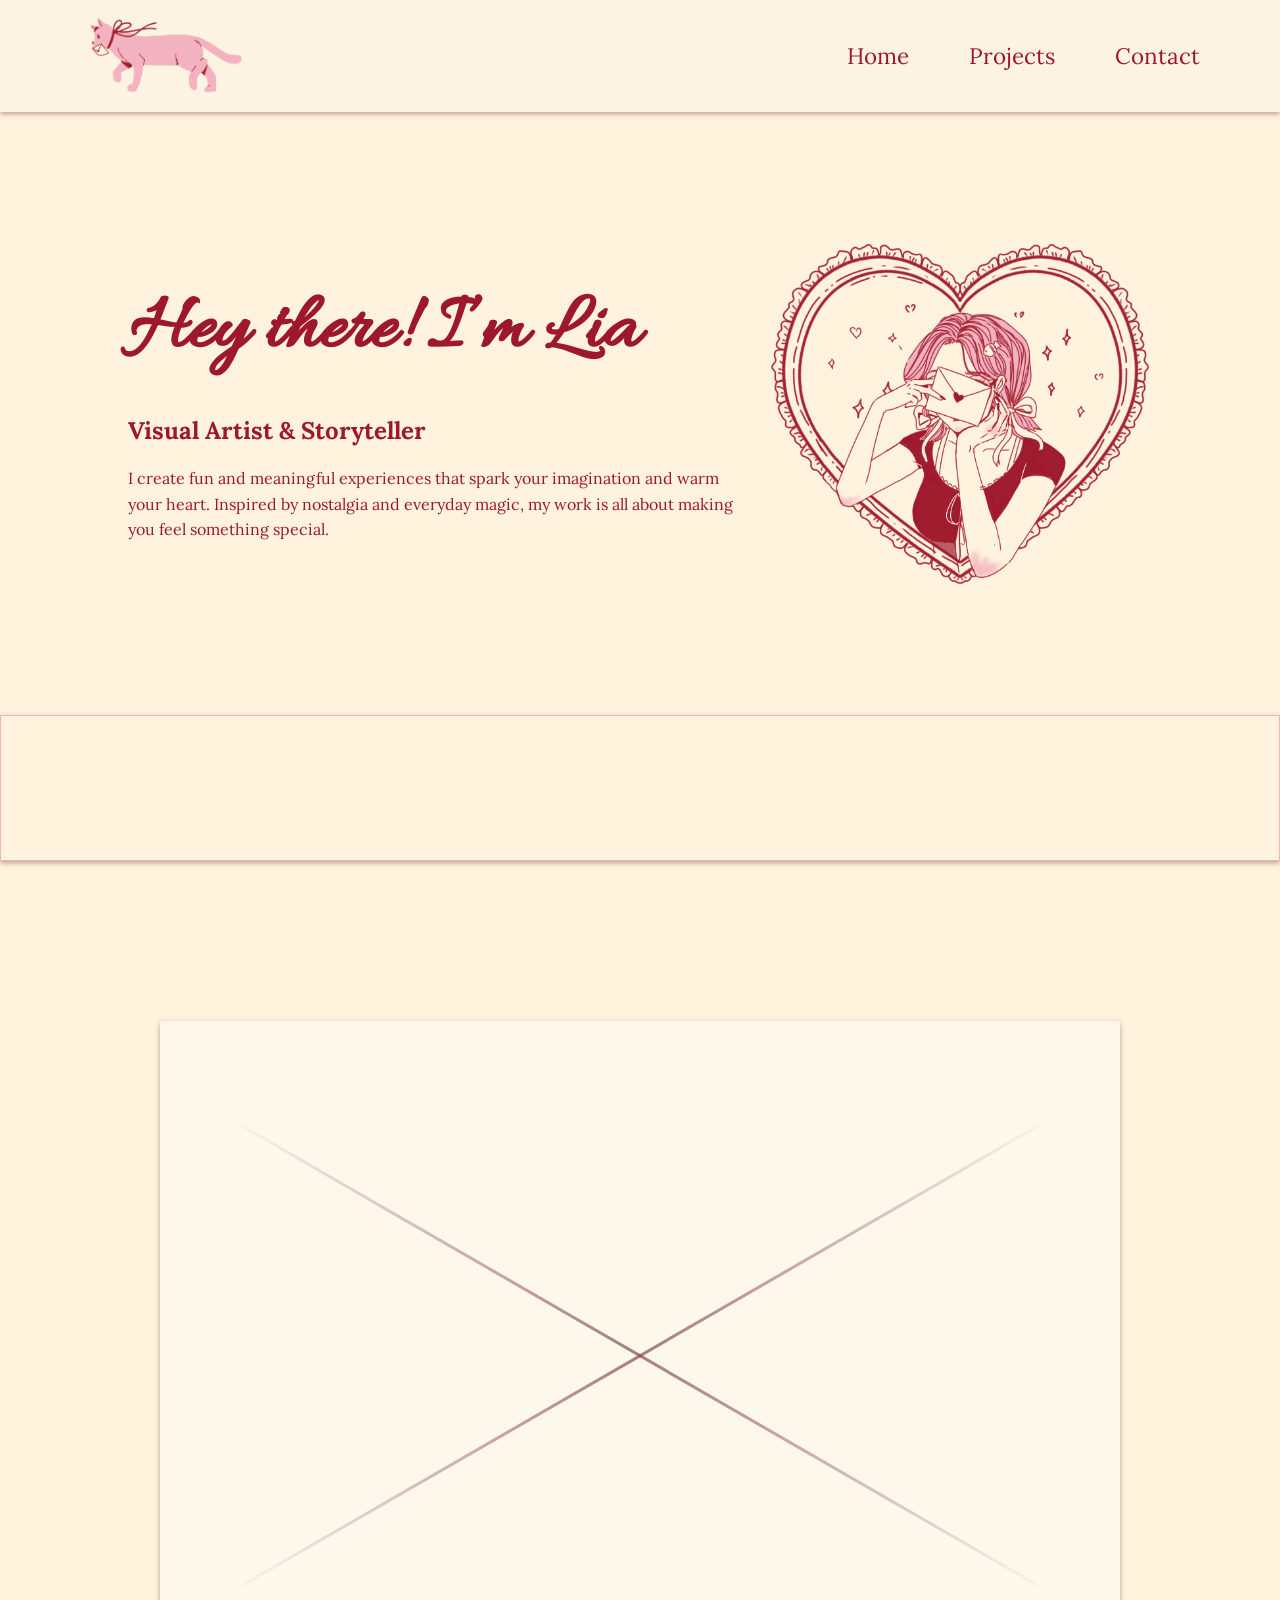
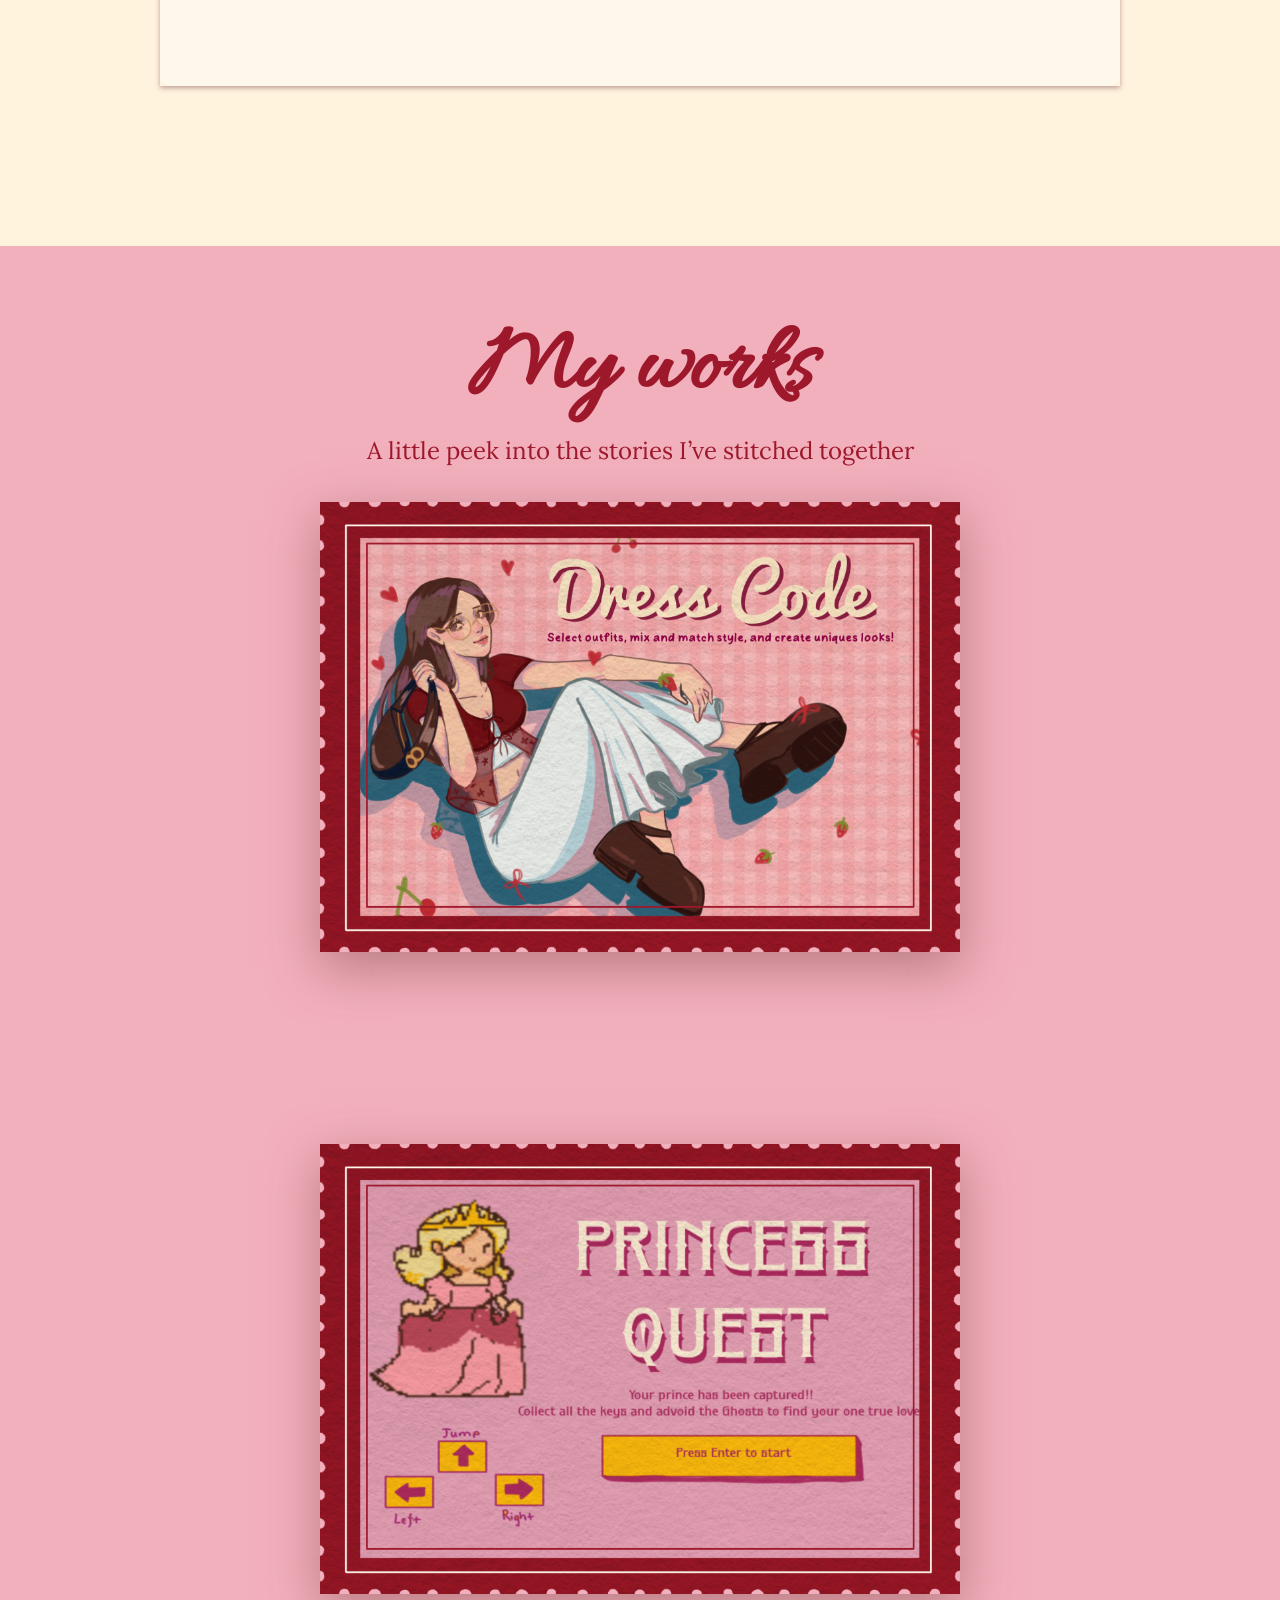
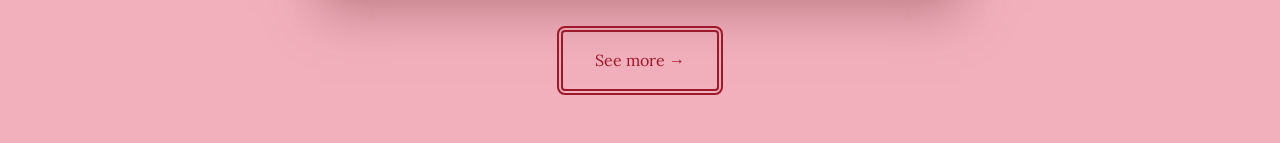
<file: index.html>
<!DOCTYPE html>
<html lang="en">
<head>
  <meta charset="UTF-8" />
  <meta name="viewport" content="width=device-width, initial-scale=1" />
  <title>Lia's Portfolio</title>
  <link href="https://fonts.googleapis.com/css2?family=Allura&family=Lora&display=swap" rel="stylesheet" />
  <link rel="stylesheet" href="css/style.css" />
  <link rel="stylesheet" href="css/home.css" />
  <script src="js/animation.js"></script>
</head>
<body>

  <nav class="navbar" role="navigation" aria-label="Primary navigation">
    <a href="index.html" aria-label="Lia's portfolio homepage">
      <img src="asset/img/cat5.png" alt="Cat logo representing Lia's portfolio" class="logo" />
    </a>     
    <div class="nav-links">
      <a href="index.html" role="link">Home</a>
      <a href="projects.html" role="link">Projects</a>
      <a href="contact.html" role="link">Contact</a>
    </div>
  </nav>

  <header class="intro-section" role="banner">
    <div class="intro-text">
      <h1>Hey there! I’m Lia</h1>
      <h2>Visual Artist &amp; Storyteller</h2>
      <p class="tagline">I create fun and meaningful experiences that spark your imagination and warm your heart. Inspired by nostalgia and everyday magic, my work is all about making you feel something special.</p>
    </div>
    <div class="hover-illustration">
      <img src="asset/img/me1.png" alt="Illustration of Lia, the artist, with an enverlop covering her face" id="illustration" />
    </div>
  </header>

  <section class="cat-strip" aria-label="Animated cat sequence">
    <div class="cat-row" aria-hidden="true">
       <div class="cat-animation">
          <img src="asset/img/cat1.png" />
          <img src="asset/img/cat2.png" />
          <img src="asset/img/cat3.png" />
          <img src="asset/img/cat4.png" />
          <img src="asset/img/cat5.png" />
          <img src="asset/img/cat6.png" />
          <img src="asset/img/cat7.png" />
          <img src="asset/img/cat8.png" />
          <img src="asset/img/cat9.png" />
          <img src="asset/img/cat10.png" />
          <img src="asset/img/cat11.png" />
          <img src="asset/img/cat12.png" />
        </div>
                <div class="cat-animation">
          <img src="asset/img/cat1.png" />
          <img src="asset/img/cat2.png" />
          <img src="asset/img/cat3.png" />
          <img src="asset/img/cat4.png" />
          <img src="asset/img/cat5.png" />
          <img src="asset/img/cat6.png" />
          <img src="asset/img/cat7.png" />
          <img src="asset/img/cat8.png" />
          <img src="asset/img/cat9.png" />
          <img src="asset/img/cat10.png" />
          <img src="asset/img/cat11.png" />
          <img src="asset/img/cat12.png" />
        </div>
                <div class="cat-animation">
          <img src="asset/img/cat1.png" />
          <img src="asset/img/cat2.png" />
          <img src="asset/img/cat3.png" />
          <img src="asset/img/cat4.png" />
          <img src="asset/img/cat5.png" />
          <img src="asset/img/cat6.png" />
          <img src="asset/img/cat7.png" />
          <img src="asset/img/cat8.png" />
          <img src="asset/img/cat9.png" />
          <img src="asset/img/cat10.png" />
          <img src="asset/img/cat11.png" />
          <img src="asset/img/cat12.png" />
        </div>
            <div class="cat-animation">
          <img src="asset/img/cat1.png" />
          <img src="asset/img/cat2.png" />
          <img src="asset/img/cat3.png" />
          <img src="asset/img/cat4.png" />
          <img src="asset/img/cat5.png" />
          <img src="asset/img/cat6.png" />
          <img src="asset/img/cat7.png" />
          <img src="asset/img/cat8.png" />
          <img src="asset/img/cat9.png" />
          <img src="asset/img/cat10.png" />
          <img src="asset/img/cat11.png" />
          <img src="asset/img/cat12.png" />
        </div>
              <div class="cat-animation">
          <img src="asset/img/cat1.png" />
          <img src="asset/img/cat2.png" />
          <img src="asset/img/cat3.png" />
          <img src="asset/img/cat4.png" />
          <img src="asset/img/cat5.png" />
          <img src="asset/img/cat6.png" />
          <img src="asset/img/cat7.png" />
          <img src="asset/img/cat8.png" />
          <img src="asset/img/cat9.png" />
          <img src="asset/img/cat10.png" />
          <img src="asset/img/cat11.png" />
          <img src="asset/img/cat12.png" />
        </div>
              <div class="cat-animation">
          <img src="asset/img/cat1.png" />
          <img src="asset/img/cat2.png" />
          <img src="asset/img/cat3.png" />
          <img src="asset/img/cat4.png" />
          <img src="asset/img/cat5.png" />
          <img src="asset/img/cat6.png" />
          <img src="asset/img/cat7.png" />
          <img src="asset/img/cat8.png" />
          <img src="asset/img/cat9.png" />
          <img src="asset/img/cat10.png" />
          <img src="asset/img/cat11.png" />
          <img src="asset/img/cat12.png" />
        </div>
          <div class="cat-animation">
          <img src="asset/img/cat1.png" />
          <img src="asset/img/cat2.png" />
          <img src="asset/img/cat3.png" />
          <img src="asset/img/cat4.png" />
          <img src="asset/img/cat5.png" />
          <img src="asset/img/cat6.png" />
          <img src="asset/img/cat7.png" />
          <img src="asset/img/cat8.png" />
          <img src="asset/img/cat9.png" />
          <img src="asset/img/cat10.png" />
          <img src="asset/img/cat11.png" />
          <img src="asset/img/cat12.png" />
        </div>
          <div class="cat-animation">
          <img src="asset/img/cat1.png" />
          <img src="asset/img/cat2.png" />
          <img src="asset/img/cat3.png" />
          <img src="asset/img/cat4.png" />
          <img src="asset/img/cat5.png" />
          <img src="asset/img/cat6.png" />
          <img src="asset/img/cat7.png" />
          <img src="asset/img/cat8.png" />
          <img src="asset/img/cat9.png" />
          <img src="asset/img/cat10.png" />
          <img src="asset/img/cat11.png" />
          <img src="asset/img/cat12.png" />
        </div>
          <div class="cat-animation">
          <img src="asset/img/cat1.png" />
          <img src="asset/img/cat2.png" />
          <img src="asset/img/cat3.png" />
          <img src="asset/img/cat4.png" />
          <img src="asset/img/cat5.png" />
          <img src="asset/img/cat6.png" />
          <img src="asset/img/cat7.png" />
          <img src="asset/img/cat8.png" />
          <img src="asset/img/cat9.png" />
          <img src="asset/img/cat10.png" />
          <img src="asset/img/cat11.png" />
          <img src="asset/img/cat12.png" />
        </div>
            <div class="cat-animation">
          <img src="asset/img/cat1.png" />
          <img src="asset/img/cat2.png" />
          <img src="asset/img/cat3.png" />
          <img src="asset/img/cat4.png" />
          <img src="asset/img/cat5.png" />
          <img src="asset/img/cat6.png" />
          <img src="asset/img/cat7.png" />
          <img src="asset/img/cat8.png" />
          <img src="asset/img/cat9.png" />
          <img src="asset/img/cat10.png" />
          <img src="asset/img/cat11.png" />
          <img src="asset/img/cat12.png" />
        </div>
            <div class="cat-animation">
          <img src="asset/img/cat1.png" />
          <img src="asset/img/cat2.png" />
          <img src="asset/img/cat3.png" />
          <img src="asset/img/cat4.png" />
          <img src="asset/img/cat5.png" />
          <img src="asset/img/cat6.png" />
          <img src="asset/img/cat7.png" />
          <img src="asset/img/cat8.png" />
          <img src="asset/img/cat9.png" />
          <img src="asset/img/cat10.png" />
          <img src="asset/img/cat11.png" />
          <img src="asset/img/cat12.png" />
        </div>
            <div class="cat-animation">
          <img src="asset/img/cat1.png" />
          <img src="asset/img/cat2.png" />
          <img src="asset/img/cat3.png" />
          <img src="asset/img/cat4.png" />
          <img src="asset/img/cat5.png" />
          <img src="asset/img/cat6.png" />
          <img src="asset/img/cat7.png" />
          <img src="asset/img/cat8.png" />
          <img src="asset/img/cat9.png" />
          <img src="asset/img/cat10.png" />
          <img src="asset/img/cat11.png" />
          <img src="asset/img/cat12.png" />
        </div>
            <div class="cat-animation">
          <img src="asset/img/cat1.png" />
          <img src="asset/img/cat2.png" />
          <img src="asset/img/cat3.png" />
          <img src="asset/img/cat4.png" />
          <img src="asset/img/cat5.png" />
          <img src="asset/img/cat6.png" />
          <img src="asset/img/cat7.png" />
          <img src="asset/img/cat8.png" />
          <img src="asset/img/cat9.png" />
          <img src="asset/img/cat10.png" />
          <img src="asset/img/cat11.png" />
          <img src="asset/img/cat12.png" />
        </div>
            <div class="cat-animation">
          <img src="asset/img/cat1.png" />
          <img src="asset/img/cat2.png" />
          <img src="asset/img/cat3.png" />
          <img src="asset/img/cat4.png" />
          <img src="asset/img/cat5.png" />
          <img src="asset/img/cat6.png" />
          <img src="asset/img/cat7.png" />
          <img src="asset/img/cat8.png" />
          <img src="asset/img/cat9.png" />
          <img src="asset/img/cat10.png" />
          <img src="asset/img/cat11.png" />
          <img src="asset/img/cat12.png" />
        </div>
            <div class="cat-animation">
          <img src="asset/img/cat1.png" />
          <img src="asset/img/cat2.png" />
          <img src="asset/img/cat3.png" />
          <img src="asset/img/cat4.png" />
          <img src="asset/img/cat5.png" />
          <img src="asset/img/cat6.png" />
          <img src="asset/img/cat7.png" />
          <img src="asset/img/cat8.png" />
          <img src="asset/img/cat9.png" />
          <img src="asset/img/cat10.png" />
          <img src="asset/img/cat11.png" />
          <img src="asset/img/cat12.png" />
        </div>
      </div>
    </section>

  <section class="envelope-section" role="region" aria-labelledby="envelope-title">
    <div class="envelope" tabindex="0" aria-describedby="envelope-desc" aria-label="Interactive envelope with a stamp">
      <div class="envelope-back">
        <div class="back-stamp" aria-hidden="true">
        </div>
      </div>

      <div class="envelope-front">
        <div id="stamp-hover" role="img" aria-label="Interactive stamp with front and back images">
          <img src="asset/img/fatchunkStamp2.png" alt="Front side of stamp featuring a stamp illustration of a fat cat" class="front" />
          <img src="asset/img/fatchunkStamp1.png" alt="Back side of stamp featuring a picture of a fat cat" class="back" />
        </div>
        <div class="envelope-left">
            <h2>To those who love stories,</h2>
            <p>
              I'm a third-year Interactive Arts and Technology student at Simon Fraser University. My creative journey is rooted in a deep love for storytelling, sparked by a childhood of crafting and curiosity. Today, that spark fuels my passion for designing interactive projects that connect, inspire, and leave a lasting impression.
            </p>
            <p>
              I love playing with fun visuals that carries narrative depth. Usually inspired by the quiet beauty of everyday life, I like bringing out that beauty to stir emotion and imagination and believe in the power of small moments creating meaningful impact.
            </p>
            <p>
              Inside this portfolio, you’ll find a collection of projects that reflect not just what I make, but how I think, from early sketches to final outcomes. Each one tells a story of experimentation, growth, and joy in the process.
            </p>
            <p>
              Whether you’re here as a collaborator, recruiter, or fellow dreamer, thank you for stopping by. 
            </p>
            <p>Warmly,<br />Lia</p>
        </div>
        <div class="vertical-line" aria-hidden="true"></div>
        <div class="contact-icons" role="list">
          <a href="https://www.instagram.com/hilianday/" role="listitem" aria-label="Instagram profile">
            <img src="asset/img/insta.png" alt="Instagram icon" />
          </a>
          <a href="#" role="listitem" aria-label="LinkedIn profile">
            <img src="asset/img/linkedin.png" alt="LinkedIn icon" />
          </a>
          <a href="mailto:hah4@sfu.ca" role="listitem" aria-label="Email contact">
            <img src="asset/img/mail.png" alt="Email icon" />
          </a>
          <a href="tel:+12367854084" role="listitem" aria-label="Phone contact">
            <img src="asset/img/phone.png" alt="Phone icon" />
          </a>
          </div>
      </div>
    </div>
  </section>
   <section class="projects-section" aria-labelledby="projects-title">
    <h2 id="projects-title" class="projects-title">My works</h2>
    <p class="projects-subtext">A little peek into the stories I’ve stitched together</p>
    <div class="projects-gallery">
      <a href="dressCode.html" aria-label="View dress code project details">
        <img src="asset/img/dresscodeStamp.png" alt="Preview image of dress code project" />
      </a>
      <a href="princessQuest.html" aria-label="View princess quest project details">
        <img src="asset/img/princessquestStamp.png" alt="Preview image of princess quest project" />
      </a>
    </div>
    <a href="projects.html" class="buttons" role="button" aria-label="See more projects">See more →</a>
  </section>

</body>
</html>
</file>
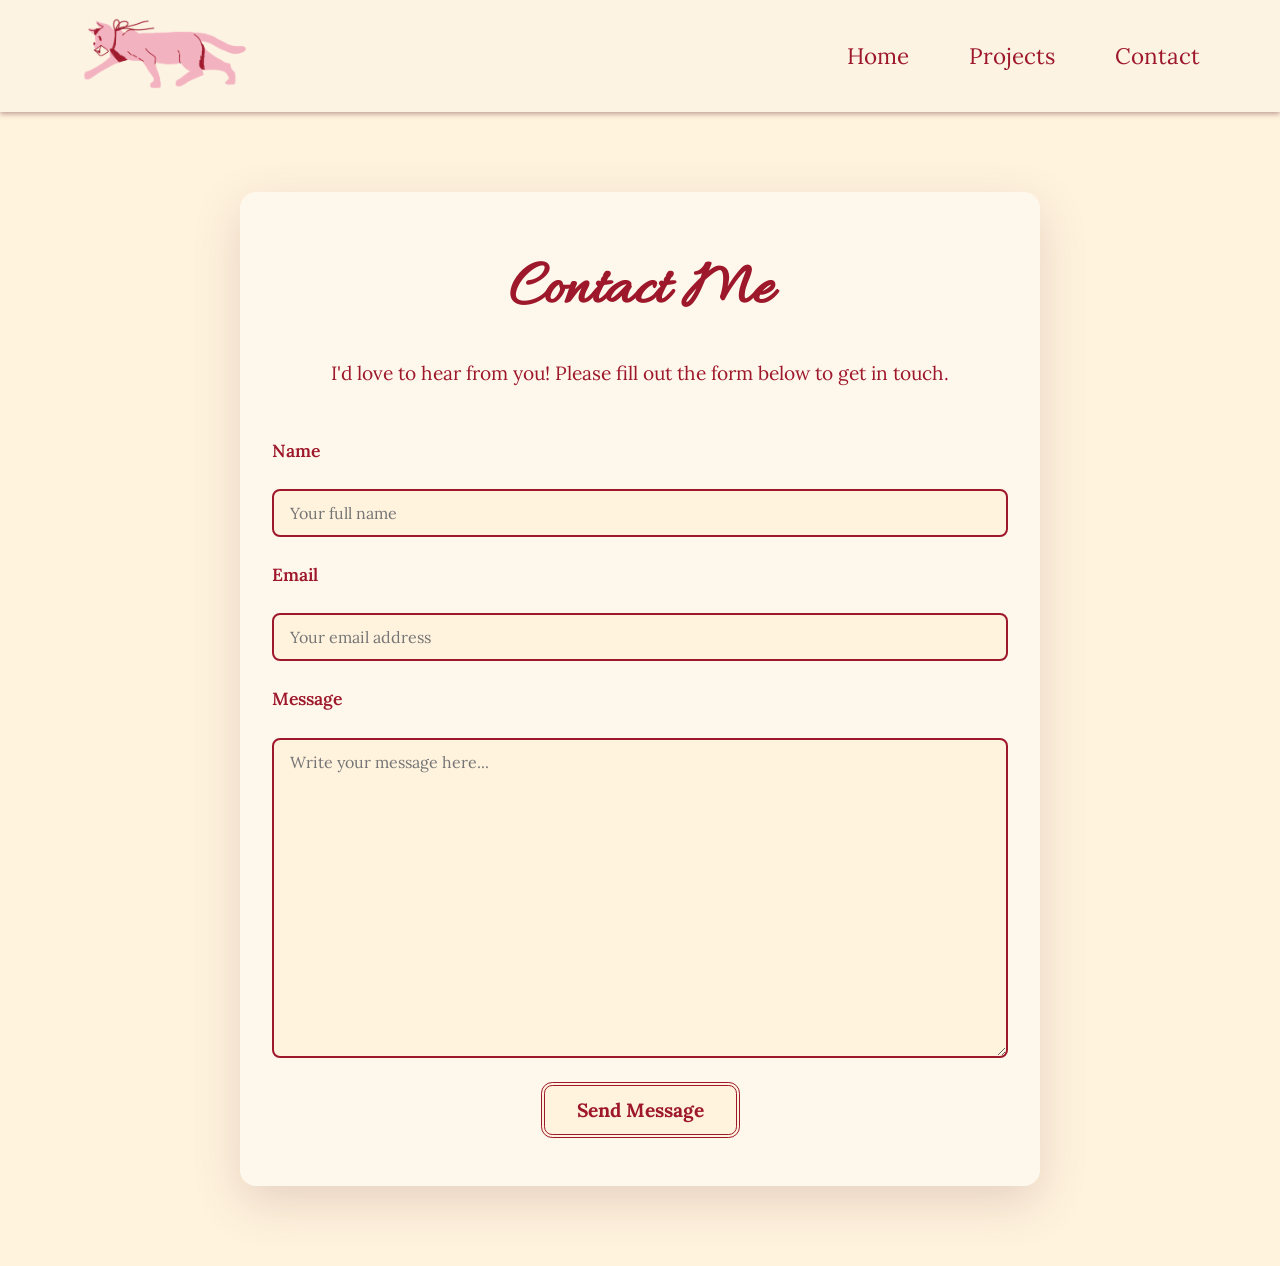
<file: contact.html>
<!DOCTYPE html>
<html lang="en">
<head>
  <meta charset="UTF-8" />
  <meta name="viewport" content="width=device-width, initial-scale=1" />
  <title>Contact | Lia's Portfolio</title>
  <link href="https://fonts.googleapis.com/css2?family=Allura&family=Lora&display=swap" rel="stylesheet" />
  <link rel="stylesheet" href="css/style.css" />
  <link rel="stylesheet" href="css/contact.css" />
  <script src="js/animation.js"></script>
</head>
<body>

  <nav class="navbar" role="navigation" aria-label="Primary navigation">
    <a href="index.html" aria-label="Lia's portfolio homepage">
      <img src="asset/img/cat7.png" alt="Cat logo representing Lia's portfolio" class="logo" />
    </a>     
    <div class="nav-links">
      <a href="index.html" role="link">Home</a>
      <a href="projects.html" role="link">Projects</a>
      <a href="contact.html" role="link">Contact</a>
    </div>
  </nav>

  <section class="contact-section" aria-labelledby="contact-heading" role="region">
  <h1 id="contact-heading">Contact Me</h1>
  <p>I'd love to hear from you! Please fill out the form below to get in touch.</p>

  <form id="contact-form" aria-describedby="form-instructions" novalidate>
      <label for="name">Name</label>
      <input type="text" id="name" name="name" placeholder="Your full name" required aria-required="true" aria-describedby="name-desc"/>

      <label for="email">Email</label>
      <input type="email" id="email" name="email" placeholder="Your email address" required aria-required="true" aria-describedby="email-desc"/>

      <label for="message">Message</label>
      <textarea id="message" name="message" placeholder="Write your message here..." required aria-required="true" aria-describedby="message-desc"></textarea>

      <button type="submit">Send Message</button>
    </form>
  </section>

  <script>
    document.getElementById('contact-form').addEventListener('submit', function (e) {
      e.preventDefault();
      const name = document.getElementById('name').value;
      const email = document.getElementById('email').value;
      const message = document.getElementById('message').value;
      const subject = encodeURIComponent('Portfolio contact from ' + name);
      const body = encodeURIComponent('Name: ' + name + '\nEmail: ' + email + '\n\n' + message);
      window.location.href = 'mailto:hah4@sfu.ca?subject=' + subject + '&body=' + body;
    });
  </script>
</body>
</html>
</file>
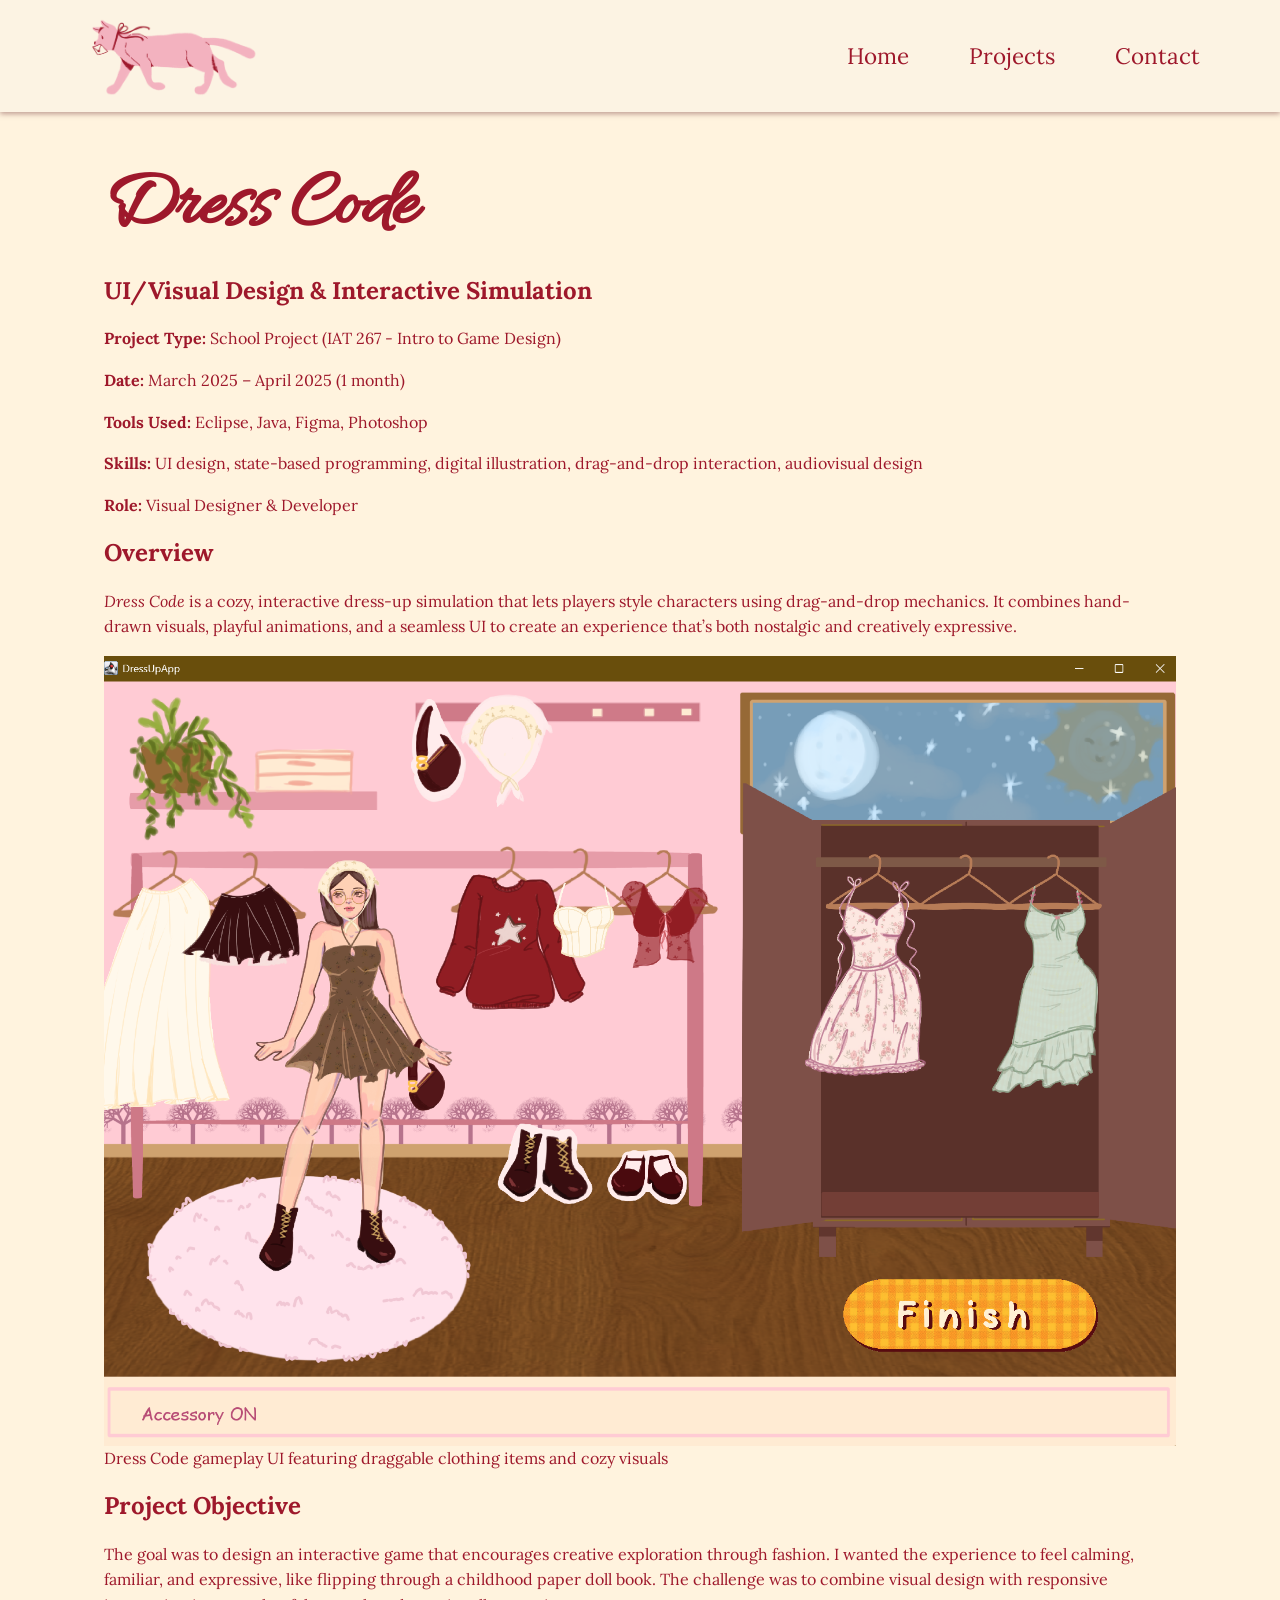
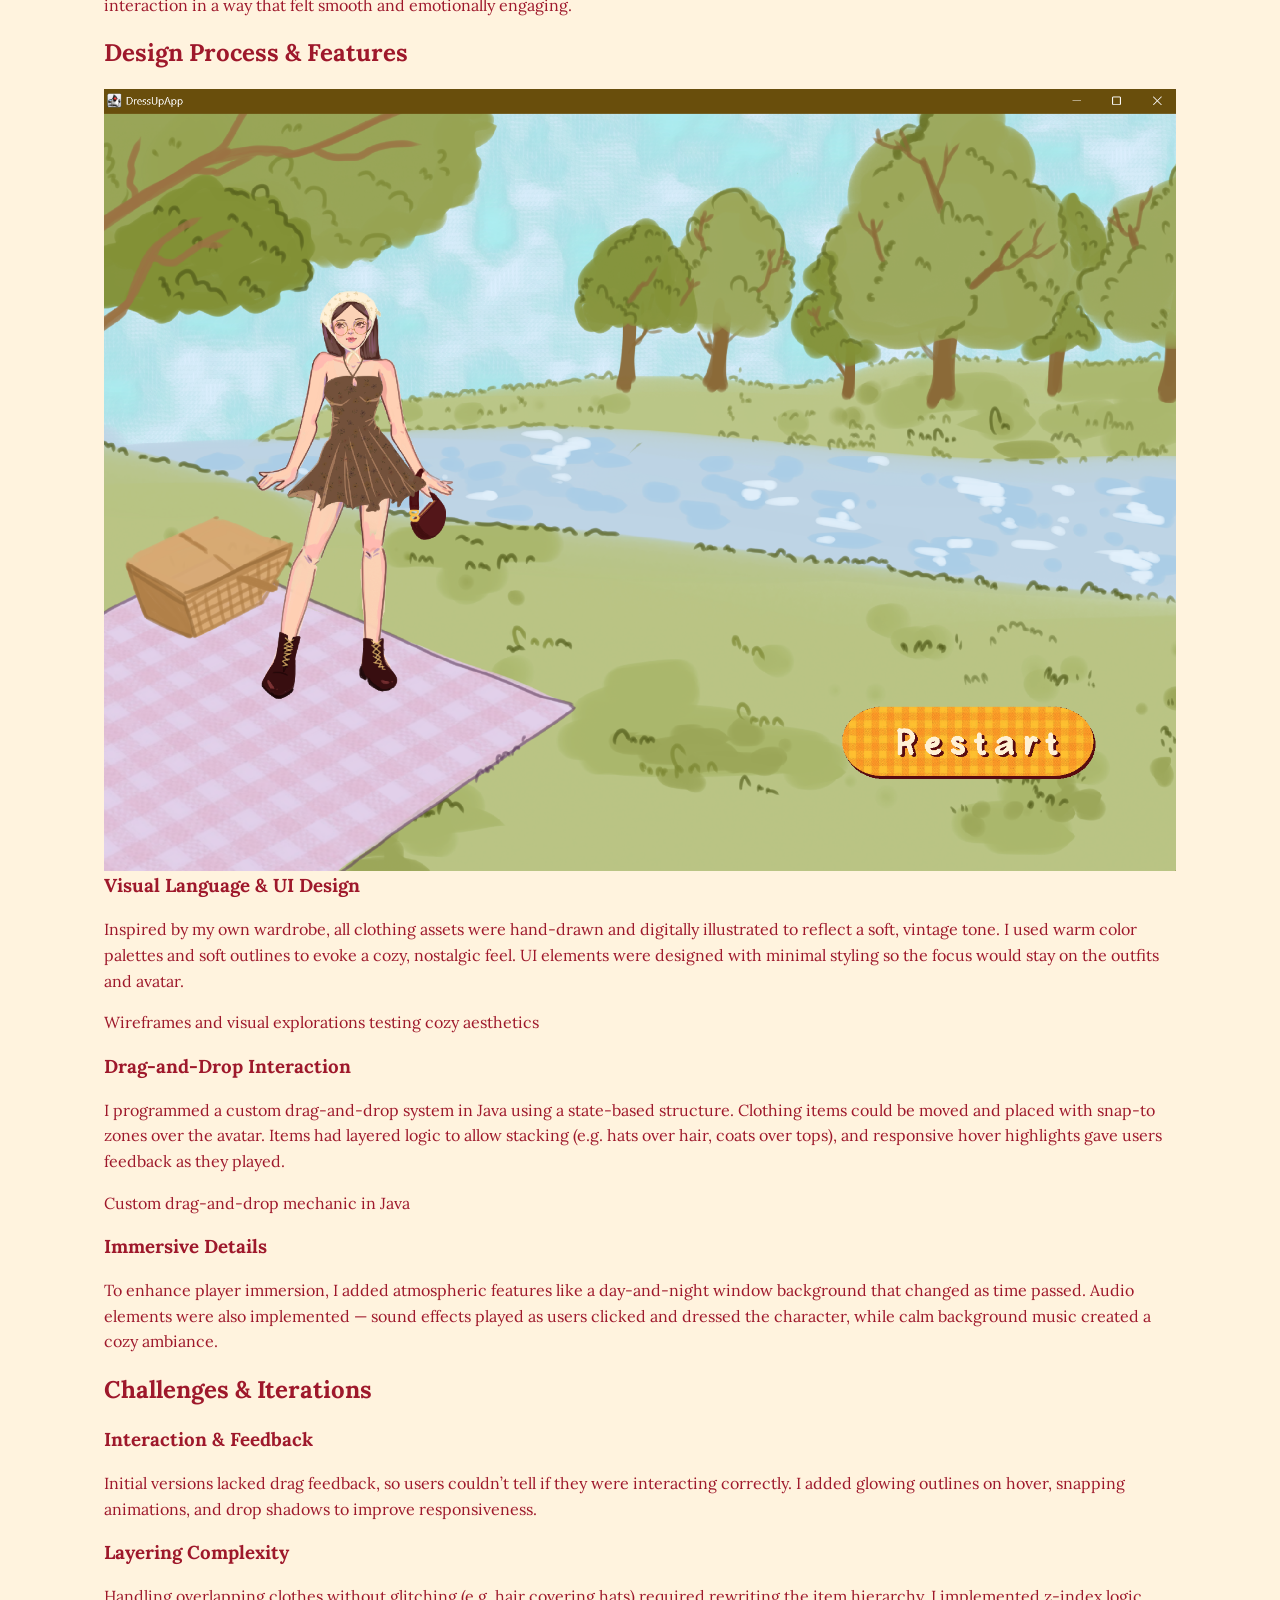
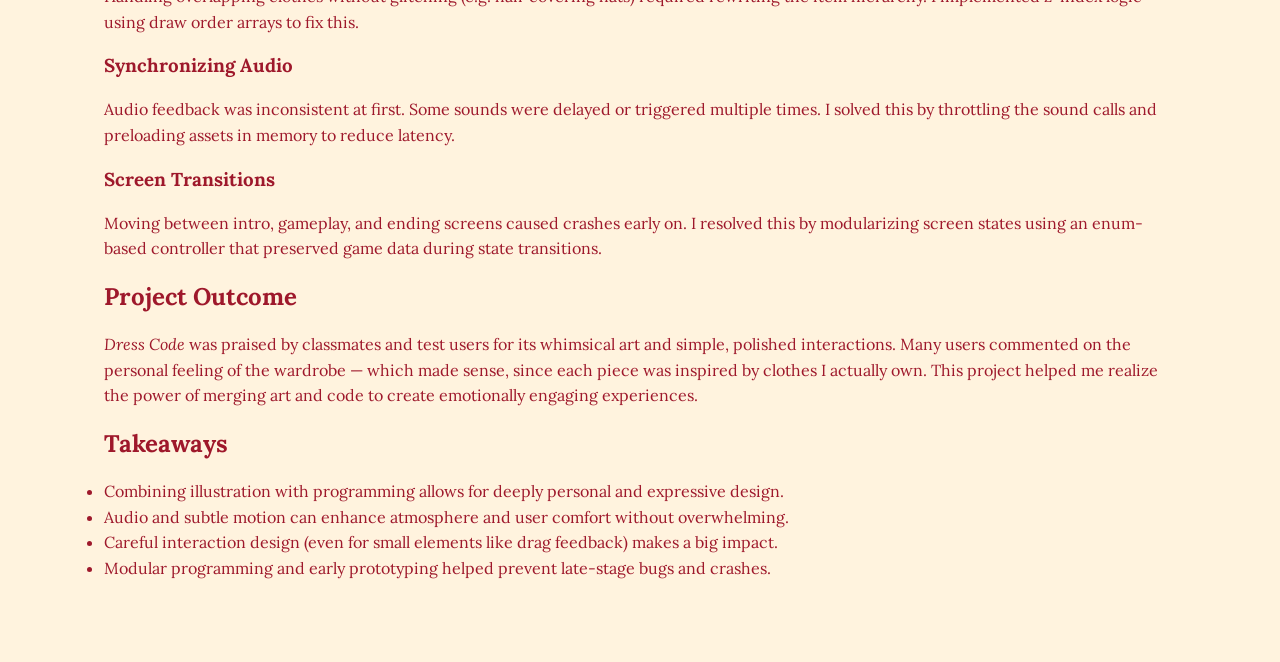
<file: dressCode.html>
<!DOCTYPE html>
<html lang="en">
<head>
  <meta charset="UTF-8" />
  <meta name="viewport" content="width=device-width, initial-scale=1" />
  <title>Dress Code | Lia's Portfolio</title>
  <link href="https://fonts.googleapis.com/css2?family=Allura&family=Lora&display=swap" rel="stylesheet" />
  <link rel="stylesheet" href="css/style.css" />
  <link rel="stylesheet" href="css/project-page.css" />
  <script src="js/animation.js"></script>
</head>

<body>
  <nav class="navbar" role="navigation" aria-label="Primary navigation">
    <a href="index.html" aria-label="Lia's portfolio homepage">
        <img src="asset/img/cat9.png" alt="Cat logo representing Lia's portfolio" class="logo" />
    </a>     <div class="nav-links">
      <a href="index.html" role="link">Home</a>
      <a href="projects.html" role="link">Projects</a>
            <a href="contact.html" role="link">Contact</a>

    </div>
  </nav>

  <main>
    <section class="project-page" aria-label="Dress Code project details">
    <h1>Dress Code </h1>
    <h2>UI/Visual Design & Interactive Simulation</h2>
    <div class="project-intro">
      <p><strong>Project Type:</strong> School Project (IAT 267 - Intro to Game Design)</p>
      <p><strong>Date:</strong> March 2025 – April 2025 (1 month)</p>
      <p><strong>Tools Used:</strong> Eclipse, Java, Figma, Photoshop</p>
      <p><strong>Skills:</strong> UI design, state-based programming, digital illustration, drag-and-drop interaction, audiovisual design</p>
      <p><strong>Role:</strong> Visual Designer & Developer</p>
    </div>

    <div class="project-overview">
      <h2>Overview</h2>
      <p><em>Dress Code</em> is a cozy, interactive dress-up simulation that lets players style characters using drag-and-drop mechanics. It combines hand-drawn visuals, playful animations, and a seamless UI to create an experience that’s both nostalgic and creatively expressive.</p>
      
      <div class="project-media">
        <img src="asset/img/dresscode3.png" alt="Screenshot of Dress Code interface" />
        <p class="caption">Dress Code gameplay UI featuring draggable clothing items and cozy visuals</p>
      </div>
    </div>

    <div class="project-problem">
      <h2>Project Objective</h2>
      <p>The goal was to design an interactive game that encourages creative exploration through fashion. I wanted the experience to feel calming, familiar, and expressive, like flipping through a childhood paper doll book. The challenge was to combine visual design with responsive interaction in a way that felt smooth and emotionally engaging.</p>
    </div>

    <div class="project-solution">
      <h2>Design Process & Features</h2>
        <img src="asset/img/dresscode4.png" alt="Screenshot of Dress Code interface" />

      <h3>Visual Language & UI Design</h3>
      <p>Inspired by my own wardrobe, all clothing assets were hand-drawn and digitally illustrated to reflect a soft, vintage tone. I used warm color palettes and soft outlines to evoke a cozy, nostalgic feel. UI elements were designed with minimal styling so the focus would stay on the outfits and avatar.</p>

      <div class="project-media">
        <p class="caption">Wireframes and visual explorations testing cozy aesthetics</p>
      </div>

      <h3>Drag-and-Drop Interaction</h3>
      <p>I programmed a custom drag-and-drop system in Java using a state-based structure. Clothing items could be moved and placed with snap-to zones over the avatar. Items had layered logic to allow stacking (e.g. hats over hair, coats over tops), and responsive hover highlights gave users feedback as they played.</p>

      <div class="project-media">
        <p class="caption">Custom drag-and-drop mechanic in Java</p>
      </div>

      <h3>Immersive Details</h3>
      <p>To enhance player immersion, I added atmospheric features like a day-and-night window background that changed as time passed. Audio elements were also implemented — sound effects played as users clicked and dressed the character, while calm background music created a cozy ambiance.</p>
    </div>

    <div class="project-challenges">
      <h2>Challenges & Iterations</h2>

      <h3>Interaction & Feedback</h3>
      <p>Initial versions lacked drag feedback, so users couldn’t tell if they were interacting correctly. I added glowing outlines on hover, snapping animations, and drop shadows to improve responsiveness.</p>

      <h3>Layering Complexity</h3>
      <p>Handling overlapping clothes without glitching (e.g. hair covering hats) required rewriting the item hierarchy. I implemented z-index logic using draw order arrays to fix this.</p>

      <h3>Synchronizing Audio</h3>
      <p>Audio feedback was inconsistent at first. Some sounds were delayed or triggered multiple times. I solved this by throttling the sound calls and preloading assets in memory to reduce latency.</p>

      <h3>Screen Transitions</h3>
      <p>Moving between intro, gameplay, and ending screens caused crashes early on. I resolved this by modularizing screen states using an enum-based controller that preserved game data during state transitions.</p>
    </div>

    <div class="project-outcome">
      <h2>Project Outcome</h2>
      <p><em>Dress Code</em> was praised by classmates and test users for its whimsical art and simple, polished interactions. Many users commented on the personal feeling of the wardrobe — which made sense, since each piece was inspired by clothes I actually own. This project helped me realize the power of merging art and code to create emotionally engaging experiences.</p>
    </div>

    <div class="project-takeaways">
      <h2>Takeaways</h2>
      <ul>
        <li>Combining illustration with programming allows for deeply personal and expressive design.</li>
        <li>Audio and subtle motion can enhance atmosphere and user comfort without overwhelming.</li>
        <li>Careful interaction design (even for small elements like drag feedback) makes a big impact.</li>
        <li>Modular programming and early prototyping helped prevent late-stage bugs and crashes.</li>
      </ul>
    </div>
  </section>
  </main>
</body>
</html>
</file>
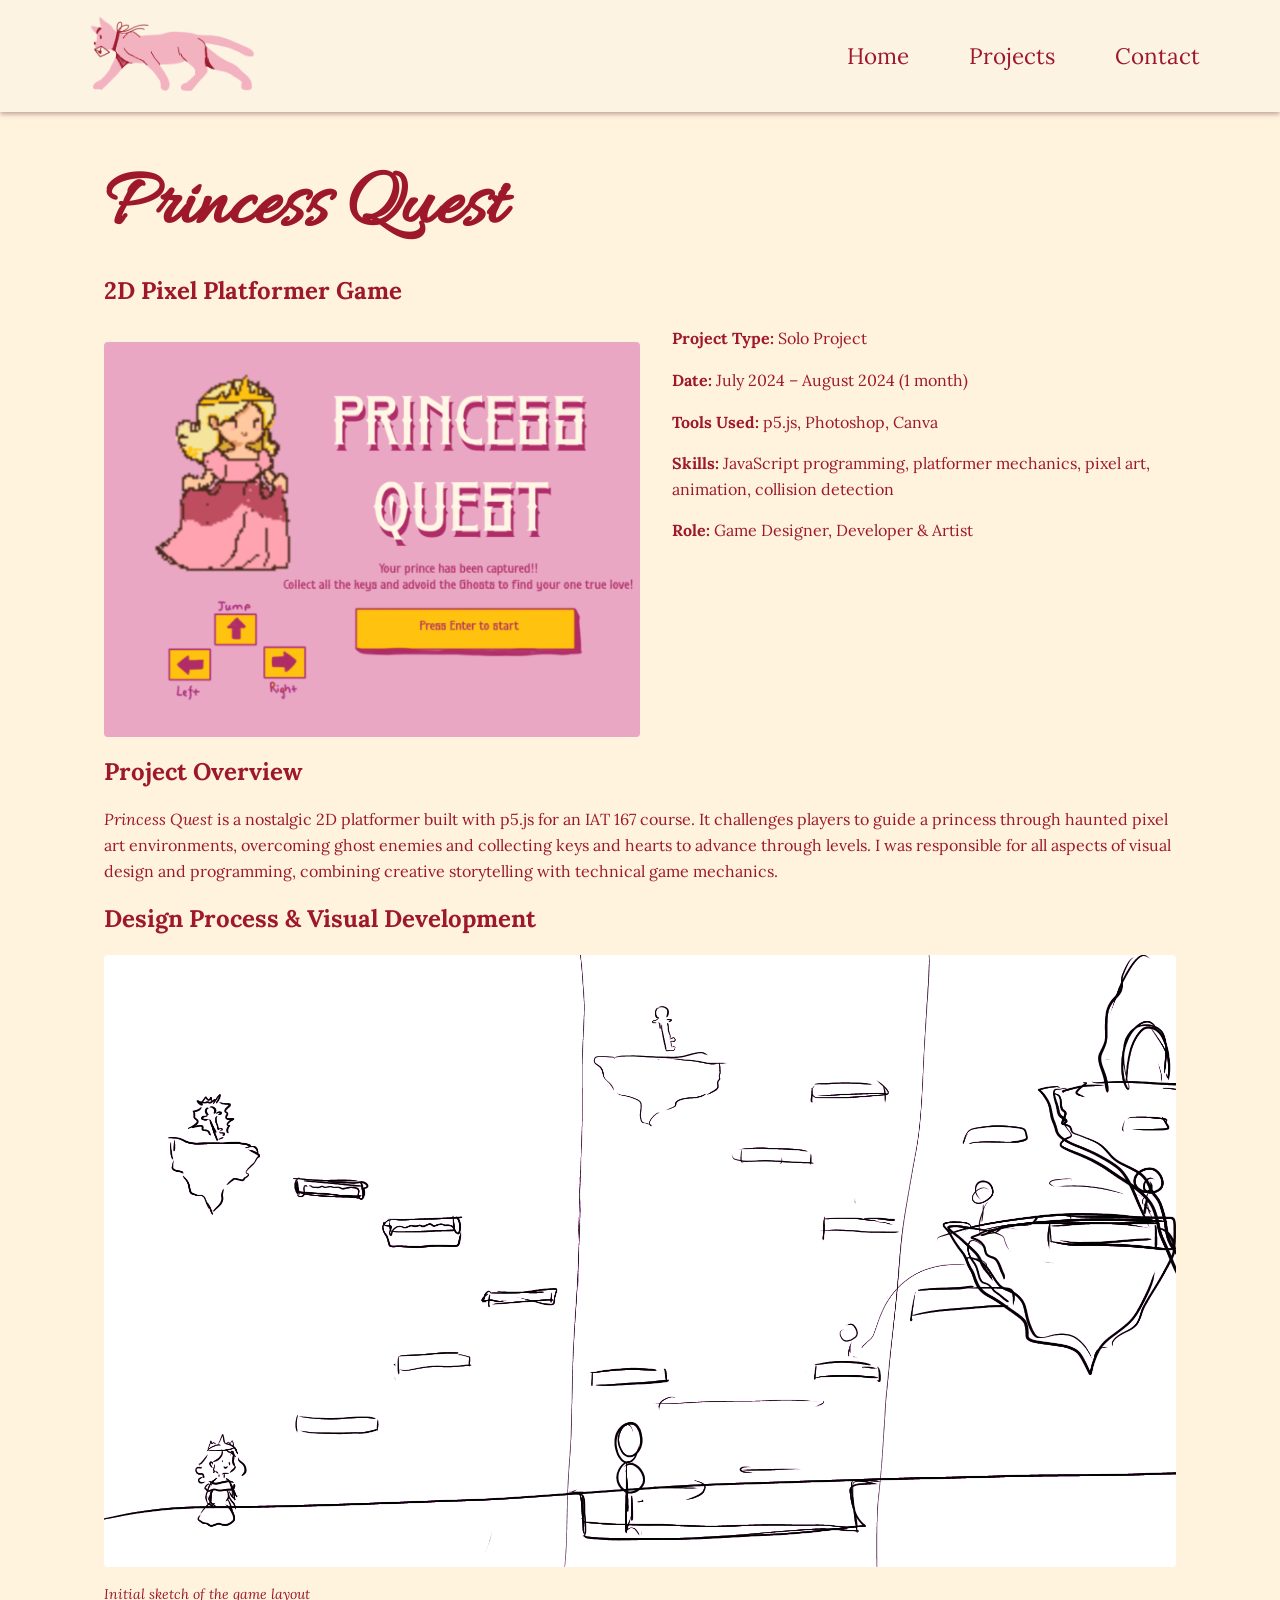
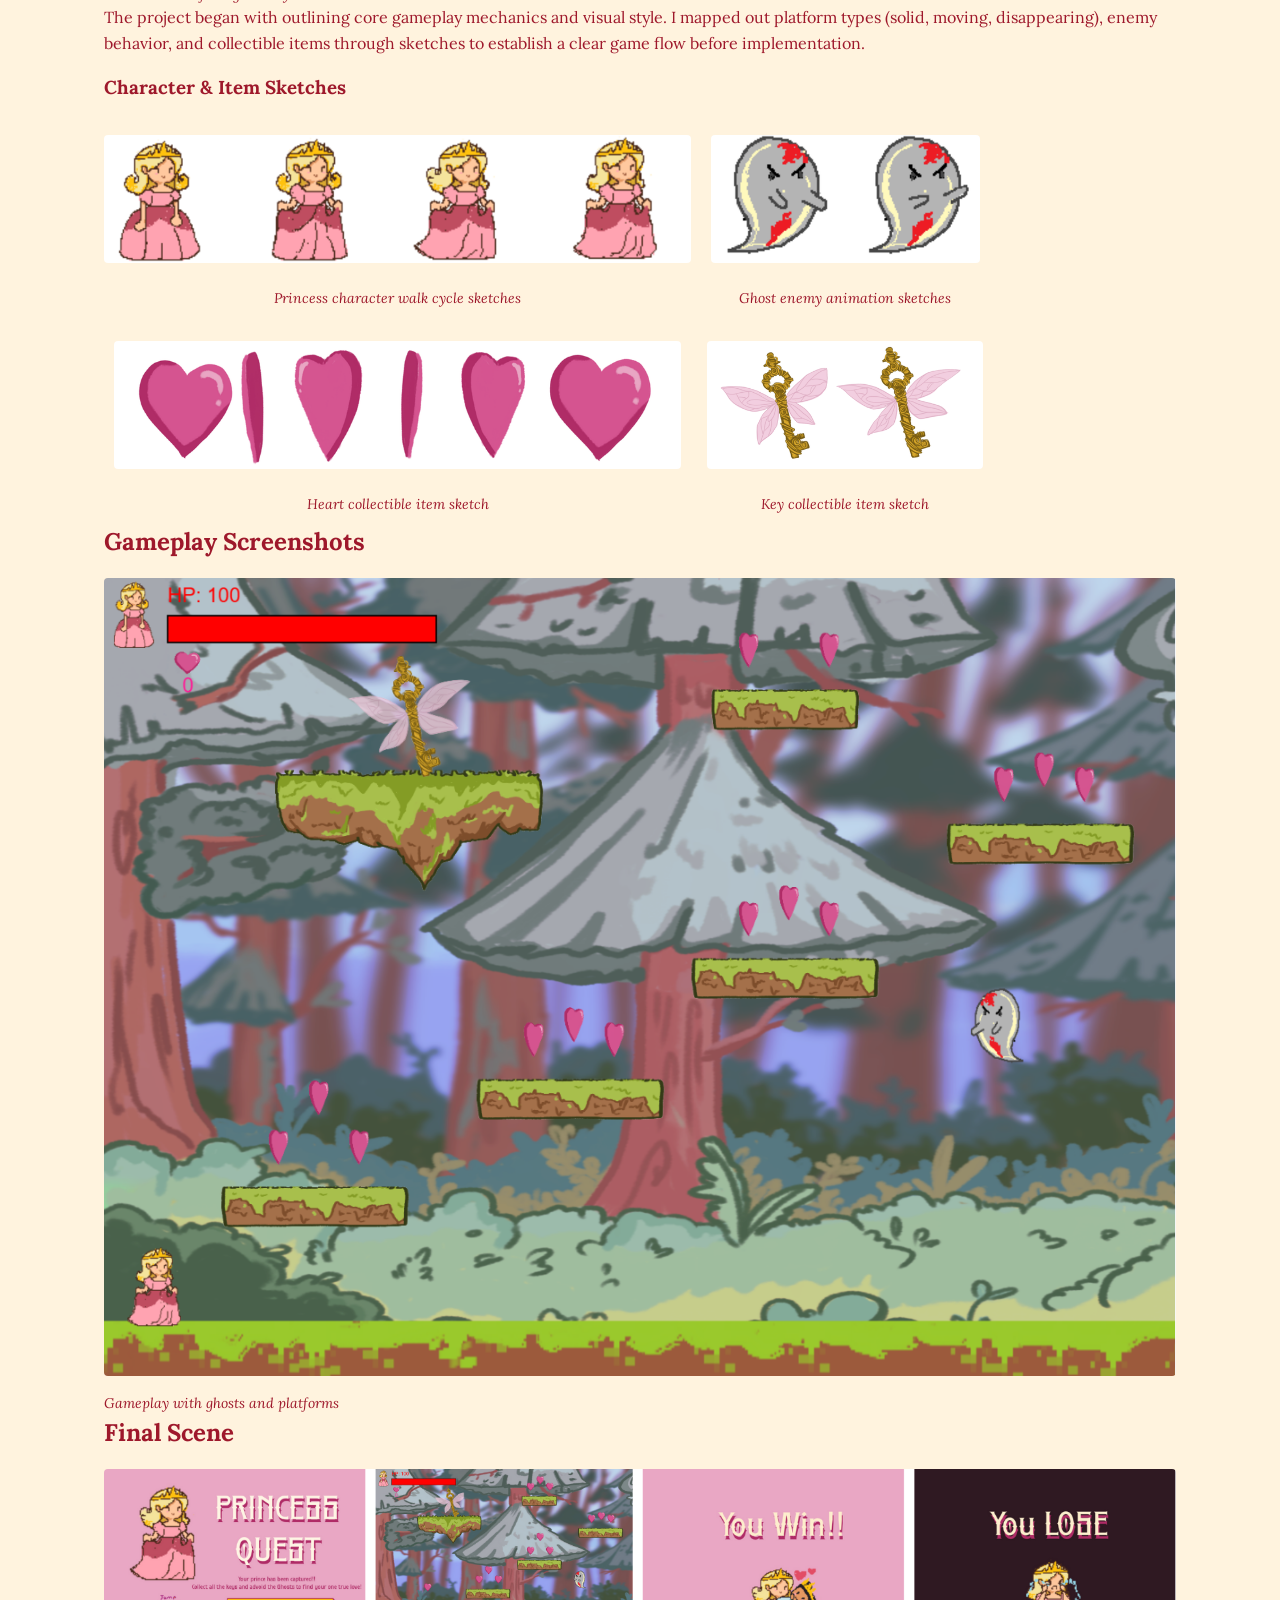
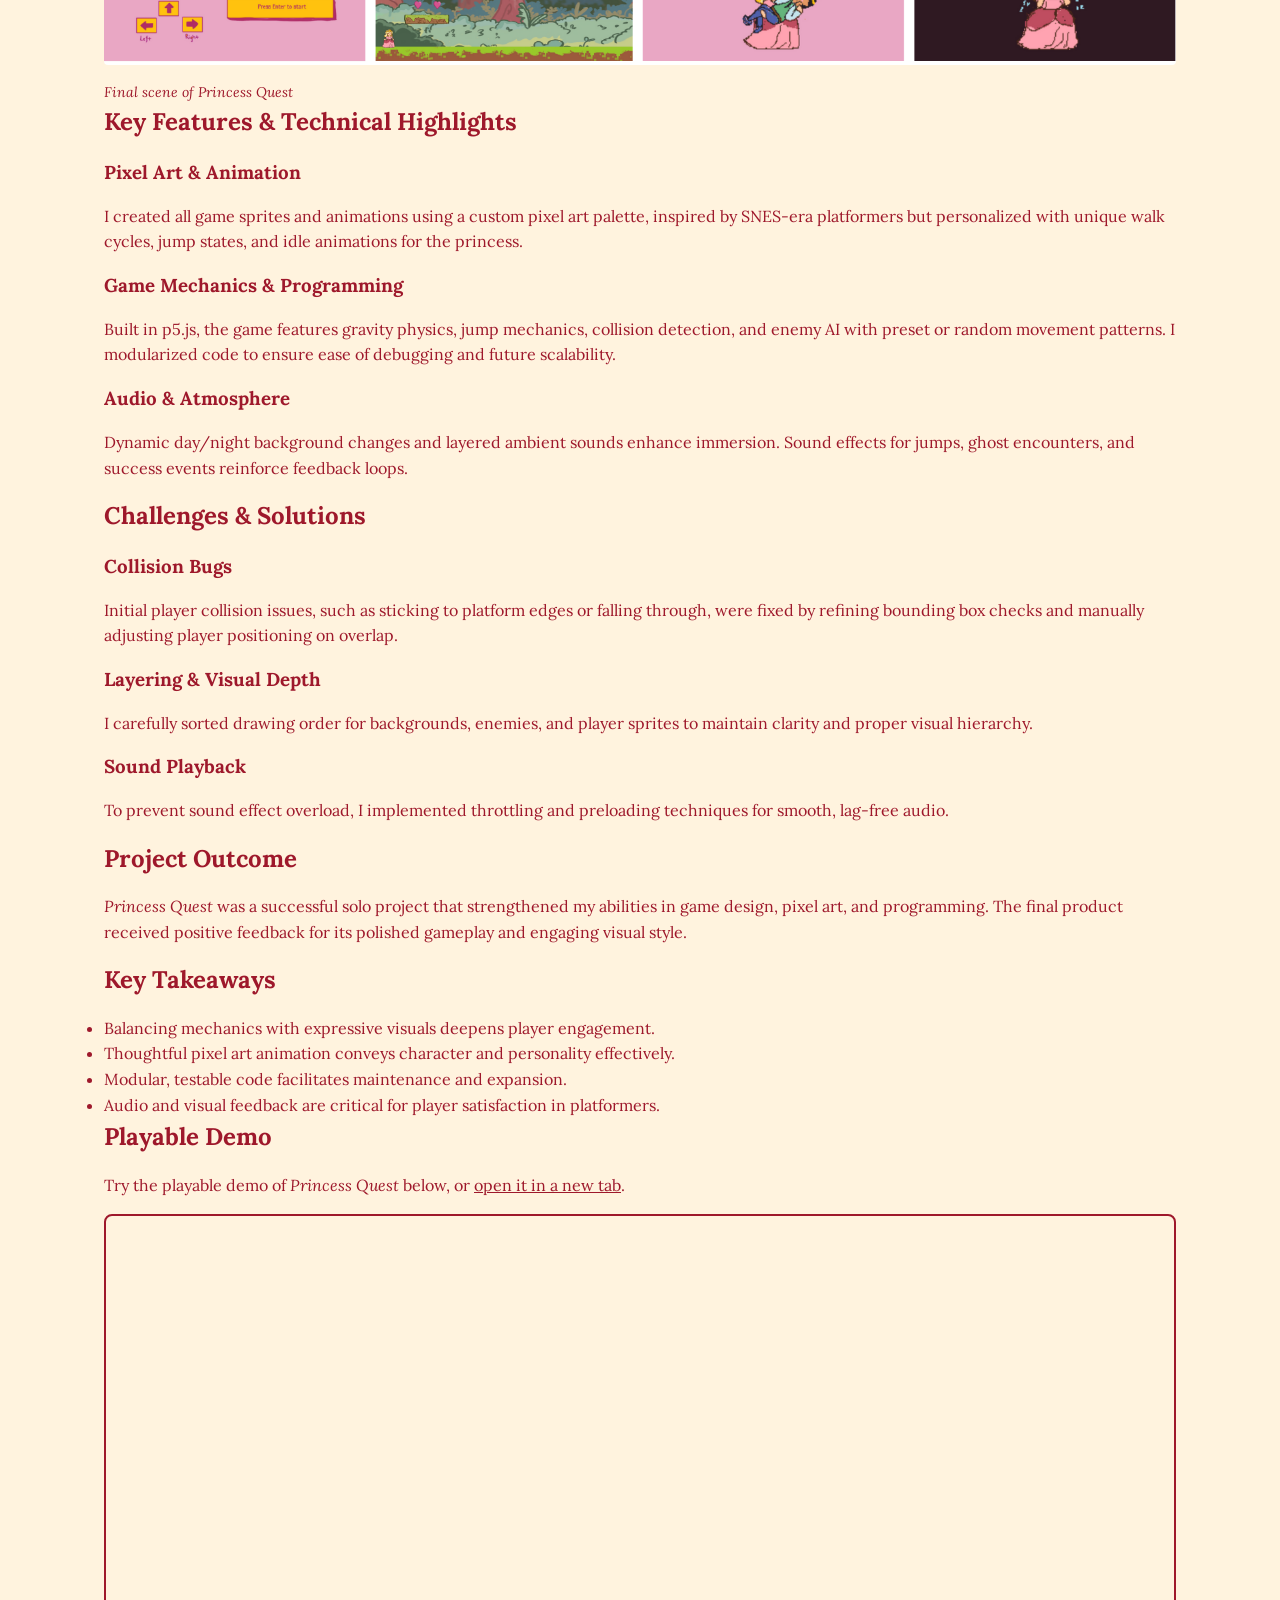
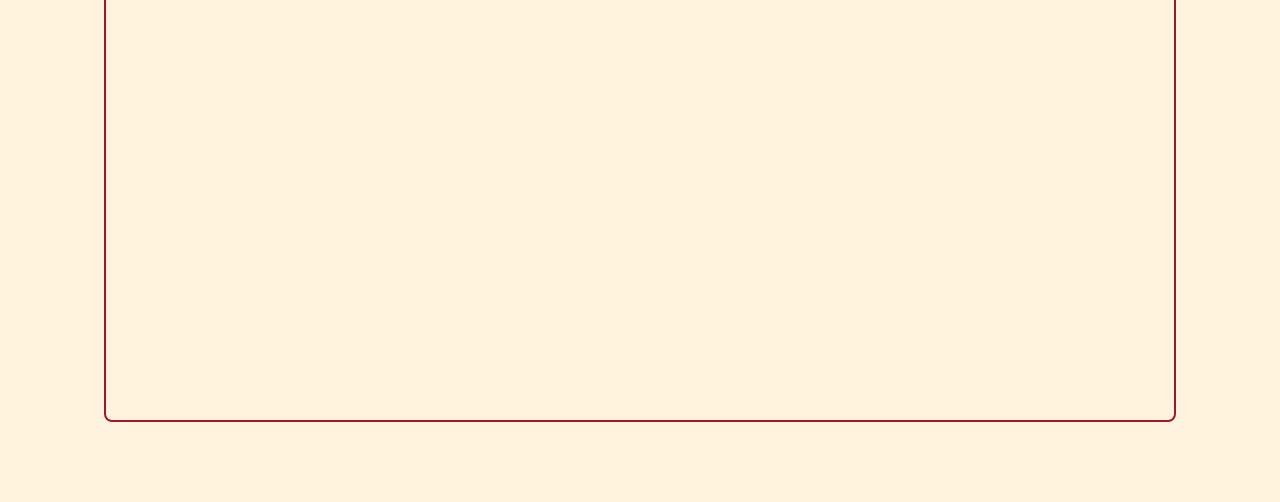
<file: princessQuest.html>
<!DOCTYPE html>
<html lang="en">
<head>
  <meta charset="UTF-8" />
  <meta name="viewport" content="width=device-width, initial-scale=1" />
  <title>Princess Quest | Lia's Portfolio</title>
  <link href="https://fonts.googleapis.com/css2?family=Allura&family=Lora&display=swap" rel="stylesheet" />
  <link rel="stylesheet" href="css/style.css" />
  <link rel="stylesheet" href="css/project-page.css" />
  <script src="js/animation.js"></script>
</head>
<body>

  <nav class="navbar" role="navigation" aria-label="Primary navigation">
    <a href="index.html" aria-label="Lia's portfolio homepage">
      <img src="asset/img/cat8.png" alt="Cat logo representing Lia's portfolio" class="logo" />
    </a>     
    <div class="nav-links">
      <a href="index.html" role="link">Home</a>
      <a href="projects.html" role="link">Projects</a>
      <a href="contact.html" role="link">Contact</a>
    </div>
  </nav>

  <main>
    <article class="project-page" aria-label="Princess Quest game project details">
    <header>
      <h1 tabindex="0">Princess Quest</h1>
      <h2 tabindex="0">2D Pixel Platformer Game</h2>

      <div class="project-intro-wrapper">
        <div class="project-title-image">
          <img src="asset/img/princessquest3.png" alt="Princess Quest title banner" />
        </div>

        <section aria-label="Project summary" class="project-intro">
          <p><strong>Project Type:</strong> Solo Project</p>
          <p><strong>Date:</strong> July 2024 – August 2024 (1 month)</p>
          <p><strong>Tools Used:</strong> p5.js, Photoshop, Canva</p>
          <p><strong>Skills:</strong> JavaScript programming, platformer mechanics, pixel art, animation, collision detection</p>
          <p><strong>Role:</strong> Game Designer, Developer & Artist</p>
        </section>
      </div>
    </header>

      <section aria-labelledby="overview-heading">
        <h2 id="overview-heading">Project Overview</h2>
        <p>
          <em>Princess Quest</em> is a nostalgic 2D platformer built with p5.js for an IAT 167 course. It challenges players to guide a princess through haunted pixel art environments, overcoming ghost enemies and collecting keys and hearts to advance through levels. I was responsible for all aspects of visual design and programming, combining creative storytelling with technical game mechanics.
        </p>
      </section>

      <section aria-labelledby="design-process-heading">
        <h2 id="design-process-heading">Design Process & Visual Development</h2>

        <figure>
          <img src="asset/img/princessquest-concept.png" alt="Concept art showing haunted forest background and level layout" />
          <figcaption>Initial sketch of the game layout</figcaption>
        </figure>

        <p>
          The project began with outlining core gameplay mechanics and visual style. I mapped out platform types (solid, moving, disappearing), enemy behavior, and collectible items through sketches to establish a clear game flow before implementation.
        </p>

        <h3>Character & Item Sketches</h3>
        <div class="sketches" role="list">
          <figure role="listitem">
            <img src="asset/img/princessquest-princess.png" alt="Sketch animation frames showing walk cycle of princess character" />
            <figcaption>Princess character walk cycle sketches</figcaption>
          </figure>
            <figure role="listitem">
            <img src="asset/img/princessquest-heart.png" alt="Sketch of heart collectible item" />
            <figcaption>Heart collectible item sketch</figcaption>
          </figure>
          <figure role="listitem">
            <img src="asset/img/princessquest-ghost.png" alt="Sketch animation frames depicting ghost enemy movements" />
            <figcaption>Ghost enemy animation sketches</figcaption>
          </figure>
          <figure role="listitem">
            <img src="asset/img/princessquest-key.png" alt="Sketch of key collectible item" />
            <figcaption>Key collectible item sketch</figcaption>
          </figure>
        </div>
      </section>

      <section aria-labelledby="screenshots-heading">
        <h2 id="screenshots-heading">Gameplay Screenshots</h2>
        <figure>
          <img src="asset/img/princessquest1.png" alt="Gameplay screenshot with princess avoiding ghost enemies on platforms" />
          <figcaption>Gameplay with ghosts and platforms</figcaption>
        </figure>
      </section>

      <section aria-labelledby="final-scene-heading">
        <h2 id="final-scene-heading">Final Scene</h2>
        <figure>
          <img src="asset/img/princessquest-screens.png" alt="Final scene showing princess and prince reunion" />
          <figcaption>Final scene of Princess Quest</figcaption>
        </figure>
      </section>


      <section aria-labelledby="features-heading">
        <h2 id="features-heading">Key Features & Technical Highlights</h2>

        <h3>Pixel Art & Animation</h3>
        <p>
          I created all game sprites and animations using a custom pixel art palette, inspired by SNES-era platformers but personalized with unique walk cycles, jump states, and idle animations for the princess.
        </p>

        <h3>Game Mechanics & Programming</h3>
        <p>
          Built in p5.js, the game features gravity physics, jump mechanics, collision detection, and enemy AI with preset or random movement patterns. I modularized code to ensure ease of debugging and future scalability.
        </p>

        <h3>Audio & Atmosphere</h3>
        <p>
          Dynamic day/night background changes and layered ambient sounds enhance immersion. Sound effects for jumps, ghost encounters, and success events reinforce feedback loops.
        </p>
      </section>

      <section aria-labelledby="challenges-heading">
        <h2 id="challenges-heading">Challenges & Solutions</h2>
        <h3>Collision Bugs</h3>
        <p>
          Initial player collision issues, such as sticking to platform edges or falling through, were fixed by refining bounding box checks and manually adjusting player positioning on overlap.
        </p>

        <h3>Layering & Visual Depth</h3>
        <p>
          I carefully sorted drawing order for backgrounds, enemies, and player sprites to maintain clarity and proper visual hierarchy.
        </p>

        <h3>Sound Playback</h3>
        <p>
          To prevent sound effect overload, I implemented throttling and preloading techniques for smooth, lag-free audio.
        </p>
      </section>

      <section aria-labelledby="outcome-heading">
        <h2 id="outcome-heading">Project Outcome</h2>
        <p>
          <em>Princess Quest</em> was a successful solo project that strengthened my abilities in game design, pixel art, and programming. The final product received positive feedback for its polished gameplay and engaging visual style.
        </p>
      </section>

      <section aria-labelledby="takeaways-heading">
        <h2 id="takeaways-heading">Key Takeaways</h2>
        <ul>
          <li>Balancing mechanics with expressive visuals deepens player engagement.</li>
          <li>Thoughtful pixel art animation conveys character and personality effectively.</li>
          <li>Modular, testable code facilitates maintenance and expansion.</li>
          <li>Audio and visual feedback are critical for player satisfaction in platformers.</li>
        </ul>
      </section>
        <section aria-labelledby="demo-heading">
        <h2 id="demo-heading">Playable Demo</h2>
        <p>
          Try the playable demo of <em>Princess Quest</em> below, or <a href="https://editor.p5js.org/hah4/sketches/ANjyl-_ZA" target="_blank" rel="noopener noreferrer">open it in a new tab</a>.
        </p>
        <div class="iframe-container">
        <iframe
          src="//editor.p5js.org/hah4/full/ANjyl-_ZA"
          title="Playable Princess Quest Demo"
          frameborder="0"
          allowfullscreen
          aria-label="Playable demo of Princess Quest game">
        </iframe>
        </div>

      </section>
    </article>
  </main>
</body>
</html>
</file>
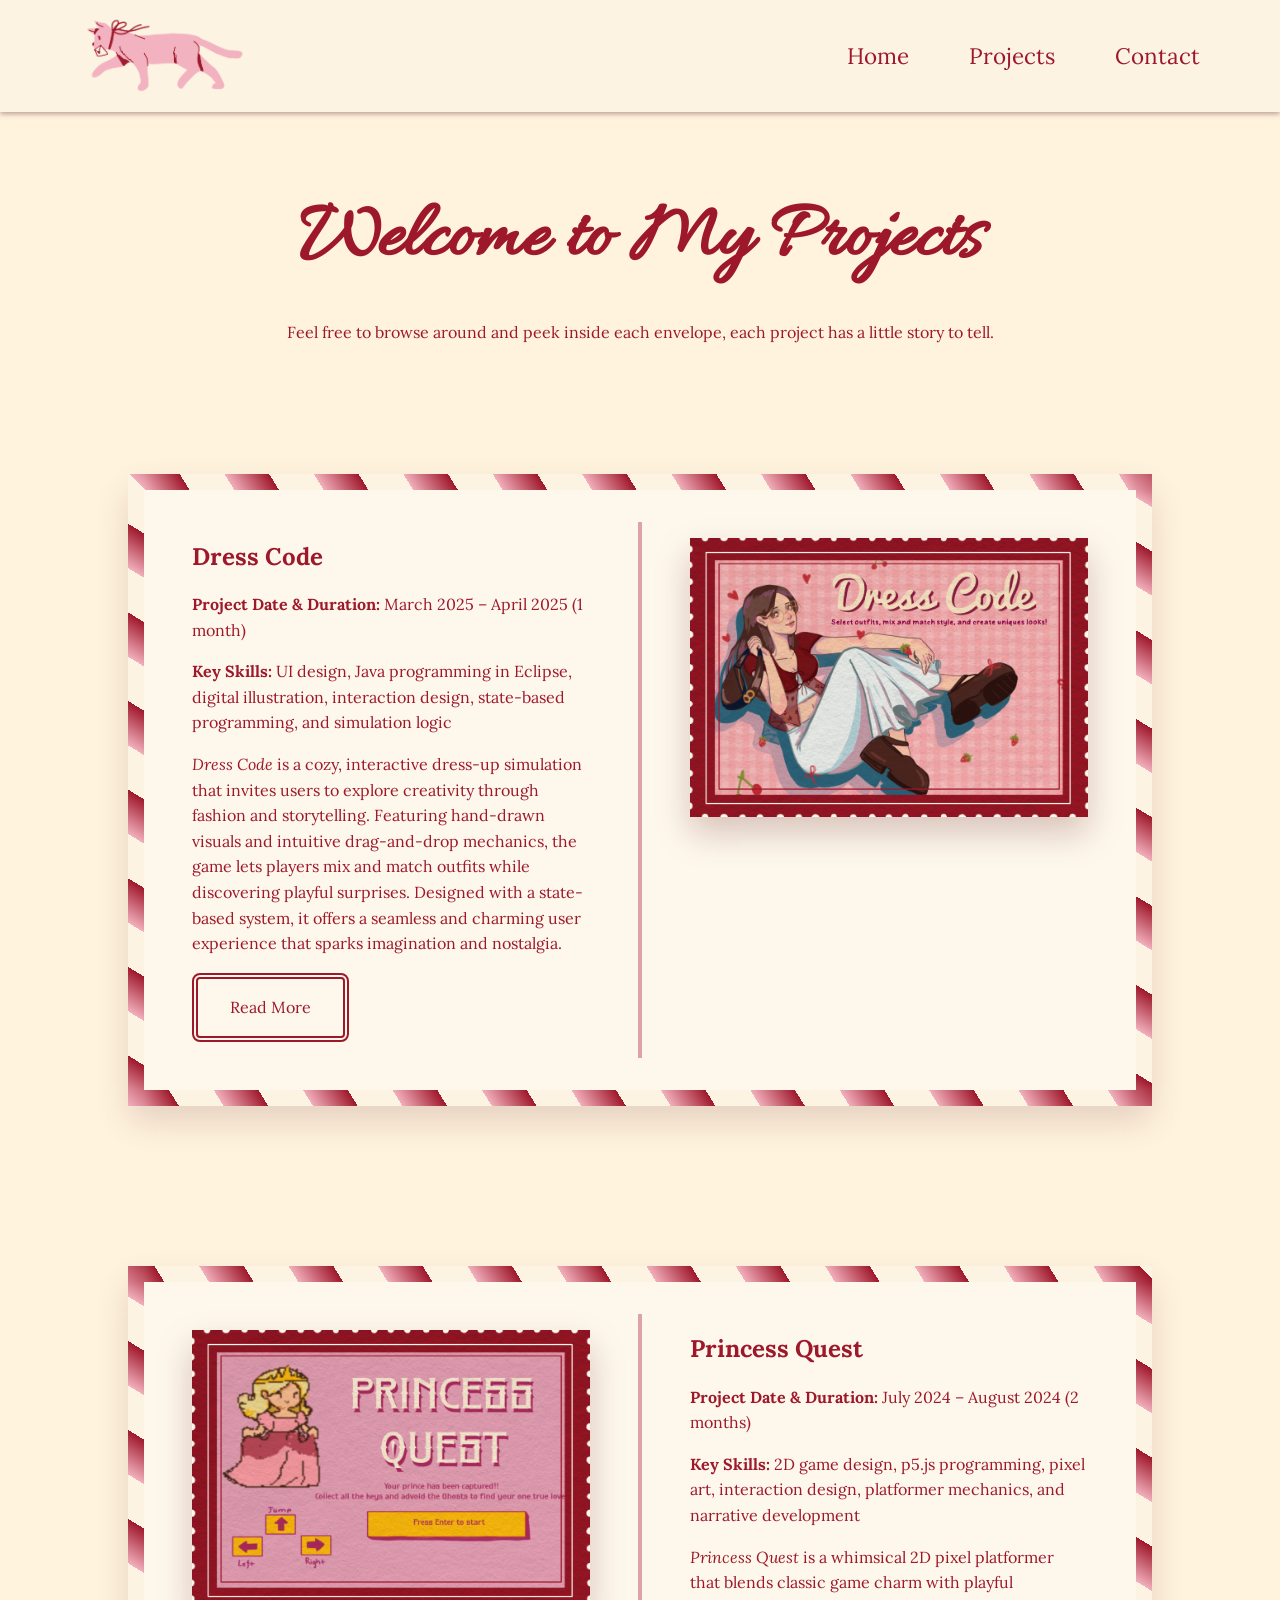
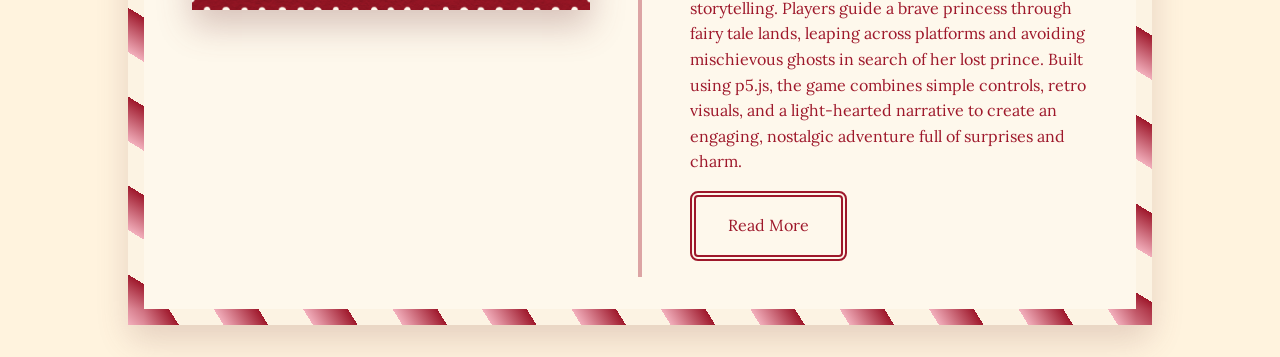
<file: projects.html>
<!DOCTYPE html>
<html lang="en">
<head>
  <meta charset="UTF-8" />
  <meta name="viewport" content="width=device-width, initial-scale=1" />
  <title>Projects | Lia's Portfolio</title>
  <link href="https://fonts.googleapis.com/css2?family=Allura&family=Lora&display=swap" rel="stylesheet" />
  <link rel="stylesheet" href="css/style.css" />
  <link rel="stylesheet" href="css/projects.css" />
  <script src="js/animation.js"></script>
</head>
<body>

  <nav class="navbar" role="navigation" aria-label="Primary navigation">
    <a href="index.html" aria-label="Lia's portfolio homepage">
      <img src="asset/img/cat6.png" alt="Cat logo representing Lia's portfolio" class="logo" />
    </a>     
    <div class="nav-links">
      <a href="index.html" role="link">Home</a>
      <a href="projects.html" role="link">Projects</a>
      <a href="contact.html" role="link">Contact</a>
    </div>
  </nav>

  <section class="projects-intro" role="region" aria-labelledby="projects-title">
    <h1 id="projects-title" class="projects-title">Welcome to My Projects</h1>
    <p class="projects-subtext">Feel free to browse around and peek inside each envelope, each project has a little story to tell.</p>
  </section>
 <section class="projects-container" role="region" aria-label="Projects list">
    <article class="project-envelope" tabindex="0" aria-labelledby="dresscode-title">
      <div class="project-content-left">
        <h2 id="dresscode-title">Dress Code</h2>
        <p><strong>Project Date & Duration:</strong> March 2025 – April 2025 (1 month)</p>
        <p><strong>Key Skills:</strong> UI design, Java programming in Eclipse, digital illustration, interaction design, state-based programming, and simulation logic</p>
        <p>
          <em>Dress Code</em> is a cozy, interactive dress-up simulation that invites users to explore creativity through fashion and storytelling. 
          Featuring hand-drawn visuals and intuitive drag-and-drop mechanics, the game lets players mix and match outfits while discovering playful surprises. 
          Designed with a state-based system, it offers a seamless and charming user experience that sparks imagination and nostalgia.
        </p>
        <a href="dressCode.html" class="buttons" aria-label="Read more about Dress Code project">Read More</a>
      </div>
      <div class="vertical-line" aria-hidden="true"></div>
      <div class="project-content-right">
        <a href="dressCode.html" target="_blank" rel="noopener noreferrer" aria-label="Open Dress Code project in a new tab">
          <img src="asset/img/dresscodeStamp.png" alt="Thumbnail image representing the Dress Code project" />
        </a>
      </div>
    </article>

    <article class="project-envelope" tabindex="0" aria-labelledby="princessquest-title">
      <div class="project-content-left">
        <a href="princessQuest.html" target="_blank" rel="noopener noreferrer" aria-label="Open Princess Quest project in a new tab">
          <img src="asset/img/princessquestStamp.png" alt="Thumbnail image representing the Princess Quest project" />
        </a>
      </div>
      <div class="vertical-line" aria-hidden="true"></div>
      <div class="project-content-right">
        <h2 id="princessquest-title">Princess Quest</h2>
        <p><strong>Project Date & Duration:</strong> July 2024 – August 2024 (2 months)</p>
        <p><strong>Key Skills:</strong> 2D game design, p5.js programming, pixel art, interaction design, platformer mechanics, and narrative development</p>
        <p><em>Princess Quest</em> is a whimsical 2D pixel platformer that blends classic game charm with playful storytelling. Players guide a brave princess through fairy tale lands, leaping across platforms and avoiding mischievous ghosts in search of her lost prince. Built using p5.js, the game combines simple controls, retro visuals, and a light-hearted narrative to create an engaging, nostalgic adventure full of surprises and charm.</p>
        <a href="princessQuest.html" class="buttons" aria-label="Read more about Princess Quest project">Read More</a>
      </div>
    </article>
  </section>

</body>
</html>
</file>
<file: css/style.css>
* {
  margin: 0;
  padding: 0;
  box-sizing: border-box;
}

html {
  scroll-behavior: smooth;
}

body {
  font-family: 'Lora', serif; 
  font-size: 16px;
  line-height: 1.6;
  color: #9e182b;
  background-color: #fcf3e3;
  background-image: url("https://www.transparenttextures.com/patterns/paper-fibers.png");
}
h1{
  font-family: 'Allura';
  font-size: 5rem;
    color: #9e182b;

}
 h2, h3, h4, h5 {
  font-family: 'Lora', serif;
  color: #9e182b;
  margin-bottom: 1rem;
}
p {
  margin-bottom: 1rem;
}


img {
  max-width: 100%;
  height: auto;
  display: block;
}
a {
  color: #9e182b;       
  text-decoration: underline;
  transition: color 0.3s ease, text-decoration-color 0.3s ease;
  cursor: pointer;
}

a:hover,
a:focus {
  color: #f2afbc;       
  text-decoration-color: #f2afbc;
  outline: none;   
}

a:focus-visible {
  outline: 2px solid #f2afbc; 
  outline-offset: 2px;
}


footer {
  padding: 2rem 4rem;
  text-align: center;
  background-color: #fef8ec;
  border-top: 1px solid #ccc;
  color: #9e182b;
  margin-top: 4rem;
}


body {
  margin: 0;
  font-family: 'Lora', serif;
  background-color: #fff3de;
  background-image: url("https://www.transparenttextures.com/patterns/paper-fibers.png");
  color: #9e182b;
}

/* NAVIGATION */
.navbar {
  position: sticky;
  top: 0;
  z-index: 1000;

  background-color: #fcf3e3;
  background-image: url("https://www.transparenttextures.com/patterns/paper-fibers.png");
  display: flex;
  justify-content: space-between;
  align-items: center;
  padding: 1rem 5rem;
  box-shadow: 0 2px 5px rgba(130, 74, 74, 0.5);
}

.logo {
  height: 5rem;
}

.nav-links a {
  font-family: 'Lora', serif;
  font-size: 1.4rem;
  margin-left: 2.5em;
  text-decoration: none;
  color: #9e182b;
  transition: color 0.3s;
}

.nav-links a:hover,
.nav-links a:active {
  color: #f2afbc;
}

.buttons {
 display: inline-block;
  padding: 1rem 2rem;
  font-size: 1rem;
  color: #9e182b;
  border: 0.4rem  double #9e182b;
  border-radius: 0.5rem;
  text-decoration: none;
  position: relative;
  transition: all 0.2s ease-in-out;
  cursor: pointer;
align-self: flex-start;
}

.buttons:hover {
  color: #fff3de;
  border-color: #fff3de;
  transform: scale(1.05);
}

.vertical-line {
  width: 0.3rem;
  background: #dca4a4;
  margin: 0;     
  height: auto;    
  align-self: stretch;  
}
@media (max-width: 50rem) {
  .navbar {
    flex-direction: column;
    align-items: center;  
    padding: 1rem 2rem;
    gap: 1rem;   

  }

  .nav-links {
    display: flex;
    flex-direction: column;
    width: 100%;
    align-items: center;  

  }

  .nav-links a {
    margin-left: 0;         
    margin-bottom: 1rem;      
    font-size: 1.2rem;       
  }

  .buttons {
    padding: 0.75rem 1rem;
    font-size: 1rem;
  }

  .vertical-line {
    display: none;            
  }
  h1{
  font-size: 3rem;
}
  h2 {
    font-size: 2rem;
  }
  h3 {
    font-size: 1.75rem;
  }
  h4 {
    font-size: 1.25rem;
  }
  h5 {
    font-size: 1rem;
  }
  p{
    font-size: 1rem;
  }
}
</file>
<file: css/home.css>
/*animation:https://www.sliderrevolution.com/resources/css-animation-examples/*/
/* INTRO SECTION */
.intro-section {
  display: flex;
  justify-content: space-between;

  align-items: center;
  padding: 8rem;
  gap: 2rem;
}

.intro-text h1 {
  font-family: 'Allura', cursive;
  font-size: 5rem;
  margin-bottom: 0.2em;
}

.tagline {
  font-size: 1rem;
}

.hover-illustration img {
  width: 50rem;
  margin-right: 5rem;
}
#illustration:hover {
  cursor: pointer;
  transform: scale(1.02);

}

.cat-strip {
  width: 100%;
  overflow: hidden;
  box-shadow: 0 2px 5px rgba(130, 74, 74, 0.5);
  border: 1px solid #f2afbc;
}

.cat-row {
  display: flex;
  gap: 0;
  width: max-content;
  animation: scroll-left 10s linear infinite;

}

.cat-animation {
  position: relative;
  width: 20rem;
  height: 9rem;
  flex-shrink: 0;
}

.cat-animation img {
  position: absolute;
  top: 0;
  left: 0;
  width: 100%;
  opacity: 0;
  pointer-events: none;
}

/* Frame animation */
@keyframes frameAnimation {
  0% { opacity: 1; }
  8.33% { opacity: 0; }
  100% { opacity: 0; }
}

/* Animate each frame with delay */
.cat-animation img:nth-child(1)  { animation: frameAnimation 1.2s steps(1) infinite; animation-delay: 0s; }
.cat-animation img:nth-child(2)  { animation: frameAnimation 1.2s steps(1) infinite; animation-delay: 0.1s; }
.cat-animation img:nth-child(3)  { animation: frameAnimation 1.2s steps(1) infinite; animation-delay: 0.2s; }
.cat-animation img:nth-child(4)  { animation: frameAnimation 1.2s steps(1) infinite; animation-delay: 0.3s; }
.cat-animation img:nth-child(5)  { animation: frameAnimation 1.2s steps(1) infinite; animation-delay: 0.4s; }
.cat-animation img:nth-child(6)  { animation: frameAnimation 1.2s steps(1) infinite; animation-delay: 0.5s; }
.cat-animation img:nth-child(7)  { animation: frameAnimation 1.2s steps(1) infinite; animation-delay: 0.6s; }
.cat-animation img:nth-child(8)  { animation: frameAnimation 1.2s steps(1) infinite; animation-delay: 0.7s; }
.cat-animation img:nth-child(9)  { animation: frameAnimation 1.2s steps(1) infinite; animation-delay: 0.8s; }
.cat-animation img:nth-child(10) { animation: frameAnimation 1.2s steps(1) infinite; animation-delay: 0.9s; }
.cat-animation img:nth-child(11) { animation: frameAnimation 1.2s steps(1) infinite; animation-delay: 1.0s; }
.cat-animation img:nth-child(12) { animation: frameAnimation 1.2s steps(1) infinite; animation-delay: 1.1s; }

@keyframes scroll-left {
  0%   { transform: translateX(0); }
  100% { transform: translateX(-50%);}
}


/* ENVELOPE SECTION */
.envelope-section {
  padding: 10em 2em;
  perspective: 100%;
  display: flex;
  justify-content: center;
}

.envelope {
  width: 90%;
  max-width: 60rem;
  position: relative;
  transform-style: preserve-3d;
  transition: transform 1s;
  cursor: pointer;
    box-shadow: 0 2px 5px rgba(130, 74, 74, 0.5);
  height:auto;
}

.envelope:hover{
  transform: scale(1.02);

}
.envelope:focus,
.envelope:active {
  transform: rotateY(180deg);
}

.envelope-back,
.envelope-front {
  position: absolute;
  width: 100%;
  height: 100%;
  backface-visibility: hidden;
  box-sizing: border-box;
  background-color: #fef8ec;
  background-image: url("https://www.transparenttextures.com/patterns/exclusive-paper.png");
  border-radius: 10px;
  display: flex;
  align-items: center;
}

.envelope-back {
  justify-content: center;
  }

.back-stamp {
  text-align: center;
  font-weight: bold;
  font-size: 1.3rem;
  padding: 2em;

}
.envelope-back::before,
.envelope-back::after {
  content: '';
  position: absolute;
  width: 100%;
  height: 0.2rem;
  background: linear-gradient(to right, transparent, rgba(130, 74, 74, 0.7), transparent);
  top: 50%;
  transform-origin: top;
}

.envelope-back::before {
  transform: rotate(30deg);
}

.envelope-back::after {
  transform: rotate(-30deg);
}


.envelope-front {
  transform: rotateY(180deg);
  border: 1rem solid transparent;
  border-image: repeating-linear-gradient(
    45deg,
    #f2afbc,
    #9e182b 2rem,
    #fcf3e3 2rem,
    #fcf3e3 4rem
  ) 10 stretch;
  padding: 2em;
  display: flex;            
  flex-direction: row;     
  align-items: flex-start;   
  position: relative; 
  gap: 2rem; 
}
.envelope-left {
  width: 90%;      
  padding-right: 1rem;
  position: relative;
}


.contact-icons {
  display: flex;
  flex-direction: row; 
  gap: 1rem;
  align-items: center;
  margin-top: 30rem;

}

.contact-icons img {
  width: 6rem;
  transition: transform 0.3s;

}

.contact-icons img:hover {
  transform: scale(1.2);
}



#stamp-hover {
  position: absolute;
  top: 2rem;
  right: 2rem;
  width: 10rem;
  height: 12rem;
  cursor: pointer;
  z-index: 2;
  perspective: 100%;
}

#stamp-hover img {
  width: 100%;
  height: 100%;
  position: absolute;
  backface-visibility: hidden;
  transition: transform 2s;
  top: 0;
  left: 0;
}

#stamp-hover .front {
  transform: rotateY(0deg);
}

#stamp-hover .back {
  transform: rotateY(180deg);
}

#stamp-hover:hover .front {
  transform: rotateY(180deg);
}

#stamp-hover:hover .back {
  transform: rotateY(0deg);
}


/* Projects SECTION */

.projects-section {
  background-color: #f2afbc;
  background-image: url("https://www.transparenttextures.com/patterns/dust.png");
  text-align: center;
  padding: 3rem 1rem;
}

.projects-title {
  font-family: 'Allura';
  font-size: 6rem;
  color: #9e182b;
  margin-bottom: -1rem;
}
.projects-subtext {
  font-family: 'Lora', serif;
  font-size: 1.5rem;
  color: #9e182b;
    margin-bottom: 2rem;

}
.projects-gallery {
  display: flex;
  justify-content: center;
  gap: 10rem;
  flex-wrap: wrap;
}

.projects-gallery img {
  width: 40rem;
  height: auto;
  box-shadow: 0 1rem 3rem rgba(130, 74, 74, 0.5);
  transition: transform 0.3s ease;
    margin-bottom: 2rem;

}

.projects-gallery img:hover {
  transform: scale(1.05);
}

/* Responsive tweaks */
@media (max-width: 60rem) { 
    .intro-section {
    flex-direction: column;
    align-items: center;
    padding: 4rem 2rem;
    gap: 1.5rem;
  }

  .intro-text h1 {
    font-size: 3.5rem;
    text-align: center;
  }
   .intro-text h2 {
    font-size: 2rem;
    text-align: center;
  }

  .tagline {
    font-size: 1.1rem;
    text-align: center;
  }

  .hover-illustration img {
    width: 20rem;
    margin-right: 0;
  }

  .cat-animation {
    width: 12rem;
    height: 5.5rem;
}
  .envelope-front {
    flex-direction: column;
    align-items: flex-start;
    gap: 1.5rem;
    padding: 2em;
  }

  .vertical-line {
    display: none;
  }

  #stamp-hover {
    top: 1rem;
    right: 1rem;
    width: 6rem;
    height: 8rem;
  }

  .envelope-left {
    width: 100%;
    padding-top: 8rem; 
  }

  .envelope-left h2 {
    font-size: 2rem;
    margin-bottom: 1rem;
  }

  .contact-icons {
    margin-top: 1rem;
    width: 100%;
    justify-content: center;
    gap: 1rem;
    flex-wrap: wrap;
  }

  .contact-icons img {
    width: 3.5rem;
  }
.envelope-back::before,
.envelope-back::after {
  width: 50rem;
}
.envelope-back::before {
  transform: rotate(70deg);
}

.envelope-back::after {
  transform: rotate(-70deg);
}

.projects-title {
  font-size: 4rem;
}
.projects-subtext {
  font-size: 1rem;
}
.projects-gallery {
  gap: 5rem;
}

.projects-gallery img {
  width: 30rem;
  height: auto;
}
}
</file>
<file: css/contact.css>
body {
      font-family: 'Lora', serif;
      color: #550000;
      margin: 0;
      padding: 0;
    }

    .contact-section {
      max-width: 50rem;
      margin: 5rem auto;
      background-color: #fef8ec;
      padding: 3rem 2rem;
      border-radius: 1rem;
      box-shadow: 0 1rem 3rem rgba(130, 74, 74, 0.2);
    }

    .contact-section h1 {
      font-family: 'Allura', cursive;
      font-size: 4rem;
      color: #9e182b;
      margin-bottom: 1rem;
      text-align: center;
    }

    .contact-section p {
      font-size: 1.2rem;
      text-align: center;
      margin-bottom: 3rem;
      color: #9e182b;
    }

    form {
      display: flex;
      flex-direction: column;
      gap: 1.5rem;
    }

    label {
      font-weight: 600;
      color: #9e182b;
      font-size: 1.1rem;
    }

    input[type="text"],
    input[type="email"],
    textarea {
      padding: 0.75rem 1rem;
      font-size: 1rem;
      border: 2px solid #9e182b;
      border-radius: 0.5rem;
      resize: vertical;
      font-family: 'Lora', serif;
      color: #550000;
      background-color: #fff3de;
      transition: border-color 0.3s ease;
    }

    input[type="text"]:focus,
    input[type="email"]:focus,
    textarea:focus {
      outline: none;
      border-color: #f2afbc;
      box-shadow: 0 0 8px #f2afbc;
    }

    textarea {
      min-height: 20rem;
    }

    button {
      width: fit-content;
      align-self: center;
      background-color: #fff3de;
      color: #9e182b;
      font-weight: 700;
      font-size: 1.2rem;
      padding: 0.75rem 2rem;
      border: 0.3rem double #9e182b;
      border-radius: 0.7rem;
      cursor: pointer;
      transition: all 0.3s ease;
      font-family: 'Lora', serif;
    }

    button:hover {
      background-color: #9e182b;
      color: #fff3de;
      transform: scale(1.05);
      border-color: #550000;
    }
   @media (max-width: 50rem) {
  .contact-section {
    margin: 3rem 2rem;
    padding: 3rem 1rem;
  }
  
  .contact-section h1 {
    font-size: 8vw;
  }
  
  .contact-section p {
    font-size: 1rem;
  }
  
  button {
    max-width: 100%;
  }
}
</file>
<file: css/project-page.css>
/* iframe: https://www.w3schools.com/html/html_iframe.asp*/
.project-page {
  max-width: 70rem; 
  margin: 0 auto 3rem auto;
  padding: 2rem 1.5rem;
  background-image: url("https://www.transparenttextures.com/patterns/notebook-dark.png");
  background-repeat: repeat;
  background-size: auto;
  font-family: 'Lora', serif;
}

.project-intro-wrapper {
  display: flex;
  gap: 2rem;
  align-items: flex-start;
  flex-wrap: wrap;
}

.project-title-image {
  flex: 1 1 50%;
  min-width: 30rem;
  max-width: 50%;
}

.project-title-image img {
  width: 100%;
  height: auto;
  border-radius: 0.25rem;
}

.project-intro {
  flex: 2 1 40%;
  font-size: 1rem;
}
.sketches {
  display: grid;
  grid-template-rows: repeat(2, auto);
  grid-auto-flow: column;
  gap: 1rem;
  padding-bottom: 0.5rem;
  justify-content: start; 
}

.sketches figure {
  display: flex;
  flex-direction: column;
  align-items: center;
  margin: 0;
  max-width: 50rem;
  text-align: center;
}

.sketches img {
  height: 8rem;
  border-radius: 0.25rem;
  display: block;
}

figcaption {
  font-size: 0.875rem;
  font-style: italic;
  margin-top: 0.5rem;
  max-width: 100%;
}
.project-title-image img,
figure img {
  border-radius: 0.25rem;
  margin: 1rem 0 1rem 0;
  max-width: 100%;
  height: auto;
}
.iframe-container {
  position: relative;
  width: 100%;
  padding-top: 75%; 
  margin: 0 auto; 
  border: 0.125rem solid #9e182b;
  border-radius: 0.5rem;
  overflow: hidden;
}

.iframe-container iframe {
  position: absolute;
  top: 0;
  left: 0;
  width: 80rem;
  height: 60rem;
  border: 0;
}

@media (max-width: 50rem) {
  .project-page {
    padding: 1rem;
    max-width: 100%;
  }

  .project-intro-wrapper {
    flex-direction: column;
    gap: 1rem;
  }

  .project-title-image,
  .project-intro {
    flex: 1 1 100%;
    max-width: 100%;
  }

  .project-intro {
    font-size: 1.1rem;
  }

.sketches {
    display: flex;
    flex-direction: column;
    gap: 1rem;
    padding-bottom: 0.5rem;
  }

  .sketches figure {
    width: 100%;
    max-width: none;
  }

  .sketches img {
    width: 100%;
    height: auto; 
    max-height: none; 
    border-radius: 0.25rem;
    display: block;
  }
  figcaption {
    font-size: 0.9rem;
  }
}
</file>
<file: css/projects.css>
.projects-intro {
  text-align: center;
  padding: 4rem 2rem;
}

.projects-title {
  margin-bottom: 1rem;
}

.projects-subtext {
  font-size: 1rem;
  max-width: 50rem;
  margin: 0 auto 2rem;
}

.projects-container {
  display: flex;
  flex-direction: column;
  align-items: center;
  gap: 6rem;
  padding: 2rem 8rem;
   gap: 10rem;

}

.project-envelope {
  display: flex;
  flex-direction: row;
  background-color: #fef8ec;
  border: 1rem solid transparent;

  border-image: repeating-linear-gradient(
    45deg,
    #f2afbc,
    #9e182b 2rem,
    #fcf3e3 2rem,
    #fcf3e3 4rem
  ) 10 stretch;  border-radius: 1rem;
  box-shadow: 0 1rem 2rem rgba(130, 74, 74, 0.2);
  max-width: 80rem;
  width: 100%;
  padding: 2rem;
  gap: 2rem;
}


.project-content-left {
  flex: 1;
  display: flex;
  flex-direction: column;
  justify-content: top;
  text-align: left;
  padding: 1rem;
}


.project-content-right {
  flex: 1;
  display: flex;
  flex-direction: column;
  justify-content: top;
  text-align: left;
  padding: 1rem;
}

.project-content-right img {
  max-width: 100%;
  height: auto;
  box-shadow: 0 1rem 2rem rgba(130, 74, 74, 0.3);
  transition: transform 0.3s ease;
  cursor: pointer;
}

.project-content-right img:hover {
  transform: scale(1.05);
}

.project-content-left img {
  max-width: 100%;
  height: auto;
  box-shadow: 0 1rem 2rem rgba(130, 74, 74, 0.3);
  transition: transform 0.3s ease;
  cursor: pointer;
}
.project-content-left img:hover {
  transform: scale(1.05);
}
.buttons:hover {
  color: #f2afbc;
  border-color: #f2afbc;
  transform: scale(1.05);
}

@media (max-width: 50rem) {
  .projects-container {
    padding: 2rem 2rem;
    gap: 5rem;
  }

  .project-envelope {
    flex-direction: column;
    max-width: 100%;
    padding: 1.5rem;
    gap: 1.5rem;
  }

  .project-content-left,
  .project-content-right {
    padding: 1rem;
  }
  

}
</file>
